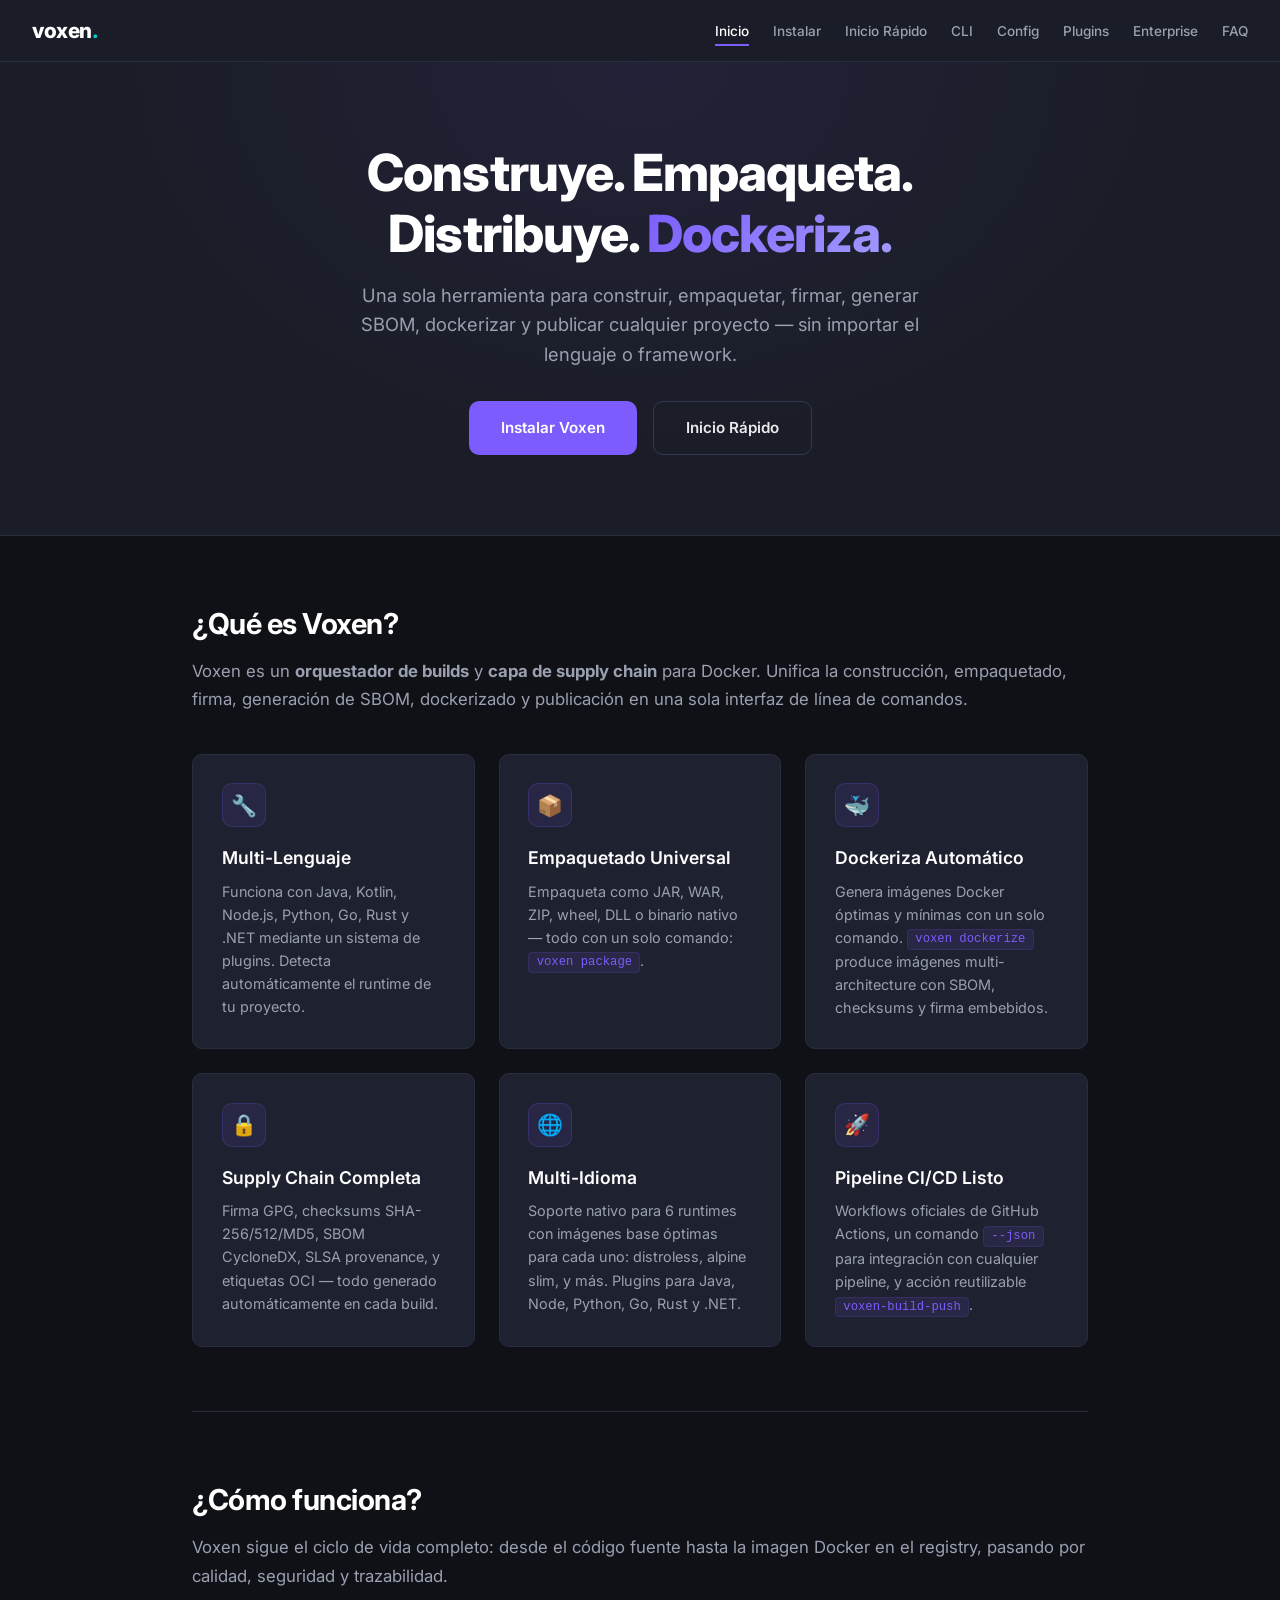
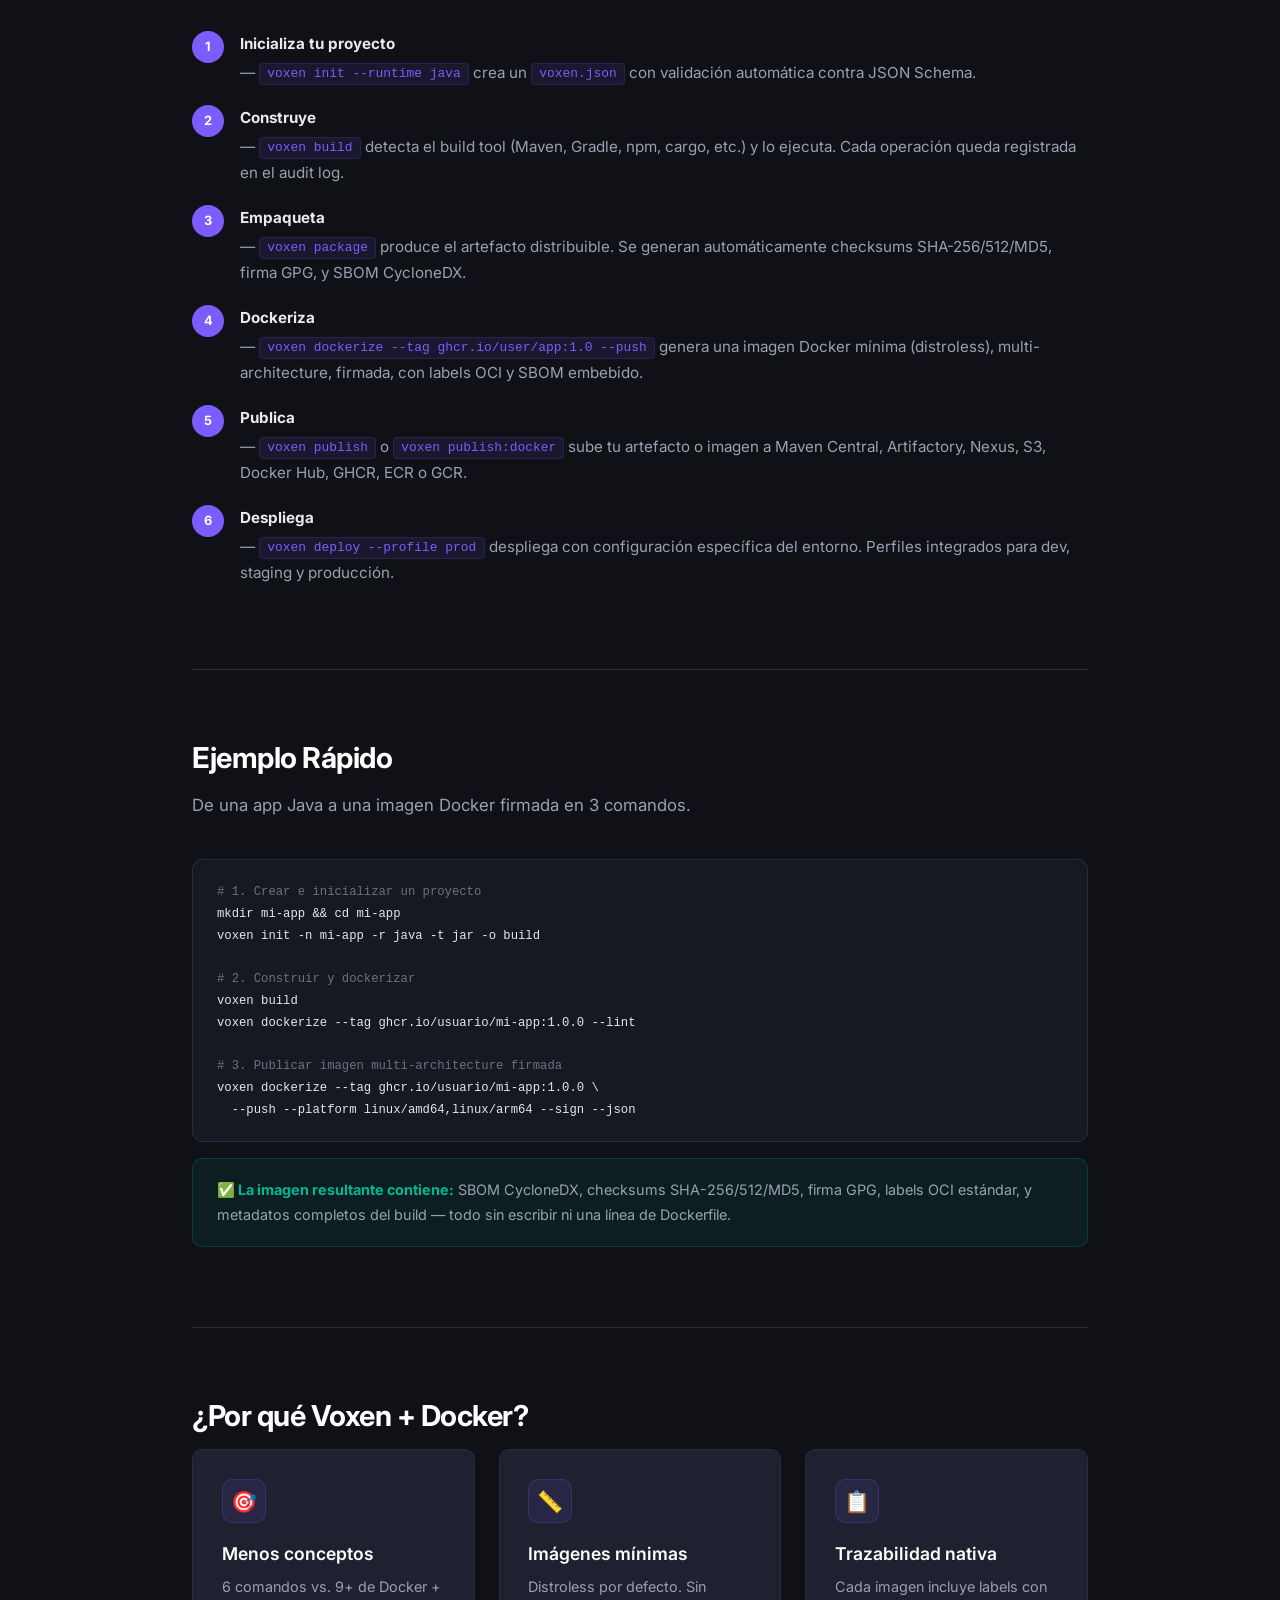
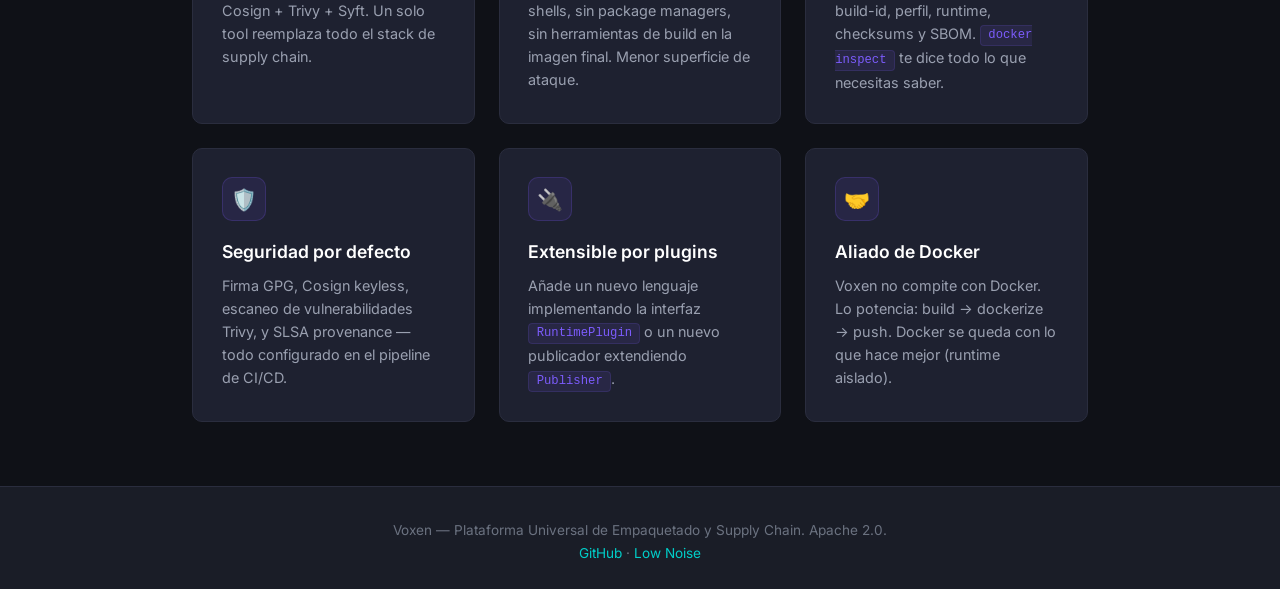
<file: docs/index.html>
<!DOCTYPE html>
<html lang="es">
<head>
<meta charset="UTF-8">
<meta name="viewport" content="width=device-width, initial-scale=1.0">
<title>Voxen — Plataforma Universal de Empaquetado y Supply Chain</title>
<link rel="stylesheet" href="css/style.css">
<link rel="preconnect" href="https://fonts.googleapis.com">
<link href="https://fonts.googleapis.com/css2?family=Inter:wght@400;500;600;700;800&display=swap" rel="stylesheet">
</head>
<body>

<nav>
  <a href="index.html" class="logo">voxen<span>.</span></a>
  <ul class="nav-links">
    <li><a href="index.html" class="active">Inicio</a></li>
    <li><a href="install.html">Instalar</a></li>
    <li><a href="quickstart.html">Inicio Rápido</a></li>
    <li><a href="cli.html">CLI</a></li>
    <li><a href="configuration.html">Config</a></li>
    <li><a href="plugins.html">Plugins</a></li>
    <li><a href="enterprise.html">Enterprise</a></li>
    <li><a href="faq.html">FAQ</a></li>
  </ul>
</nav>

<section class="hero">
  <h1>Construye. Empaqueta.<br>Distribuye. <span class="highlight">Dockeriza.</span></h1>
  <p>Una sola herramienta para construir, empaquetar, firmar, generar SBOM, dockerizar y publicar cualquier proyecto — sin importar el lenguaje o framework.</p>
  <div class="buttons">
    <a href="install.html" class="btn btn-primary">Instalar Voxen</a>
    <a href="quickstart.html" class="btn btn-secondary">Inicio Rápido</a>
  </div>
</section>

<div class="container">

<section>
  <h2 class="section-title">¿Qué es Voxen?</h2>
  <p class="section-subtitle">Voxen es un <strong>orquestador de builds</strong> y <strong>capa de supply chain</strong> para Docker. Unifica la construcción, empaquetado, firma, generación de SBOM, dockerizado y publicación en una sola interfaz de línea de comandos.</p>

  <div class="features">
    <div class="feature-card">
      <div class="icon">🔧</div>
      <h3>Multi-Lenguaje</h3>
      <p>Funciona con Java, Kotlin, Node.js, Python, Go, Rust y .NET mediante un sistema de plugins. Detecta automáticamente el runtime de tu proyecto.</p>
    </div>
    <div class="feature-card">
      <div class="icon">📦</div>
      <h3>Empaquetado Universal</h3>
      <p>Empaqueta como JAR, WAR, ZIP, wheel, DLL o binario nativo — todo con un solo comando: <code>voxen package</code>.</p>
    </div>
    <div class="feature-card">
      <div class="icon">🐳</div>
      <h3>Dockeriza Automático</h3>
      <p>Genera imágenes Docker óptimas y mínimas con un solo comando. <code>voxen dockerize</code> produce imágenes multi-architecture con SBOM, checksums y firma embebidos.</p>
    </div>
    <div class="feature-card">
      <div class="icon">🔒</div>
      <h3>Supply Chain Completa</h3>
      <p>Firma GPG, checksums SHA-256/512/MD5, SBOM CycloneDX, SLSA provenance, y etiquetas OCI — todo generado automáticamente en cada build.</p>
    </div>
    <div class="feature-card">
      <div class="icon">🌐</div>
      <h3>Multi-Idioma</h3>
      <p>Soporte nativo para 6 runtimes con imágenes base óptimas para cada uno: distroless, alpine slim, y más. Plugins para Java, Node, Python, Go, Rust y .NET.</p>
    </div>
    <div class="feature-card">
      <div class="icon">🚀</div>
      <h3>Pipeline CI/CD Listo</h3>
      <p>Workflows oficiales de GitHub Actions, un comando <code>--json</code> para integración con cualquier pipeline, y acción reutilizable <code>voxen-build-push</code>.</p>
    </div>
  </div>
</section>

<section>
  <h2 class="section-title">¿Cómo funciona?</h2>
  <p class="section-subtitle">Voxen sigue el ciclo de vida completo: desde el código fuente hasta la imagen Docker en el registry, pasando por calidad, seguridad y trazabilidad.</p>

  <ol class="steps">
    <li><strong>Inicializa tu proyecto</strong> — <code>voxen init --runtime java</code> crea un <code>voxen.json</code> con validación automática contra JSON Schema.</li>
    <li><strong>Construye</strong> — <code>voxen build</code> detecta el build tool (Maven, Gradle, npm, cargo, etc.) y lo ejecuta. Cada operación queda registrada en el audit log.</li>
    <li><strong>Empaqueta</strong> — <code>voxen package</code> produce el artefacto distribuible. Se generan automáticamente checksums SHA-256/512/MD5, firma GPG, y SBOM CycloneDX.</li>
    <li><strong>Dockeriza</strong> — <code>voxen dockerize --tag ghcr.io/user/app:1.0 --push</code> genera una imagen Docker mínima (distroless), multi-architecture, firmada, con labels OCI y SBOM embebido.</li>
    <li><strong>Publica</strong> — <code>voxen publish</code> o <code>voxen publish:docker</code> sube tu artefacto o imagen a Maven Central, Artifactory, Nexus, S3, Docker Hub, GHCR, ECR o GCR.</li>
    <li><strong>Despliega</strong> — <code>voxen deploy --profile prod</code> despliega con configuración específica del entorno. Perfiles integrados para dev, staging y producción.</li>
  </ol>
</section>

<section>
  <h2 class="section-title">Ejemplo Rápido</h2>
  <p class="section-subtitle">De una app Java a una imagen Docker firmada en 3 comandos.</p>

  <pre><code><span style="color: #6b7280;"># 1. Crear e inicializar un proyecto</span>
mkdir mi-app && cd mi-app
voxen init -n mi-app -r java -t jar -o build

<span style="color: #6b7280;"># 2. Construir y dockerizar</span>
voxen build
voxen dockerize --tag ghcr.io/usuario/mi-app:1.0.0 --lint

<span style="color: #6b7280;"># 3. Publicar imagen multi-architecture firmada</span>
voxen dockerize --tag ghcr.io/usuario/mi-app:1.0.0 \
  --push --platform linux/amd64,linux/arm64 --sign --json</code></pre>

  <div class="callout callout-success">
    <strong>✅ La imagen resultante contiene:</strong> SBOM CycloneDX, checksums SHA-256/512/MD5, firma GPG, labels OCI estándar, y metadatos completos del build — todo sin escribir ni una línea de Dockerfile.
  </div>
</section>

<section>
  <h2 class="section-title">¿Por qué Voxen + Docker?</h2>

  <div class="features">
    <div class="feature-card">
      <div class="icon">🎯</div>
      <h3>Menos conceptos</h3>
      <p>6 comandos vs. 9+ de Docker + Cosign + Trivy + Syft. Un solo tool reemplaza todo el stack de supply chain.</p>
    </div>
    <div class="feature-card">
      <div class="icon">📏</div>
      <h3>Imágenes mínimas</h3>
      <p>Distroless por defecto. Sin shells, sin package managers, sin herramientas de build en la imagen final. Menor superficie de ataque.</p>
    </div>
    <div class="feature-card">
      <div class="icon">📋</div>
      <h3>Trazabilidad nativa</h3>
      <p>Cada imagen incluye labels con build-id, perfil, runtime, checksums y SBOM. <code>docker inspect</code> te dice todo lo que necesitas saber.</p>
    </div>
    <div class="feature-card">
      <div class="icon">🛡️</div>
      <h3>Seguridad por defecto</h3>
      <p>Firma GPG, Cosign keyless, escaneo de vulnerabilidades Trivy, y SLSA provenance — todo configurado en el pipeline de CI/CD.</p>
    </div>
    <div class="feature-card">
      <div class="icon">🔌</div>
      <h3>Extensible por plugins</h3>
      <p>Añade un nuevo lenguaje implementando la interfaz <code>RuntimePlugin</code> o un nuevo publicador extendiendo <code>Publisher</code>.</p>
    </div>
    <div class="feature-card">
      <div class="icon">🤝</div>
      <h3>Aliado de Docker</h3>
      <p>Voxen no compite con Docker. Lo potencia: build → dockerize → push. Docker se queda con lo que hace mejor (runtime aislado).</p>
    </div>
  </div>
</section>

</div>

<footer>
  <p>Voxen — Plataforma Universal de Empaquetado y Supply Chain. Apache 2.0.</p>
  <p><a href="https://github.com/Low-Noise-Organization/Voxen">GitHub</a> &middot; <a href="https://low-noise-organization.github.io/lownoise.dev/">Low Noise</a></p>
</footer>

</body>
</html>
</file>
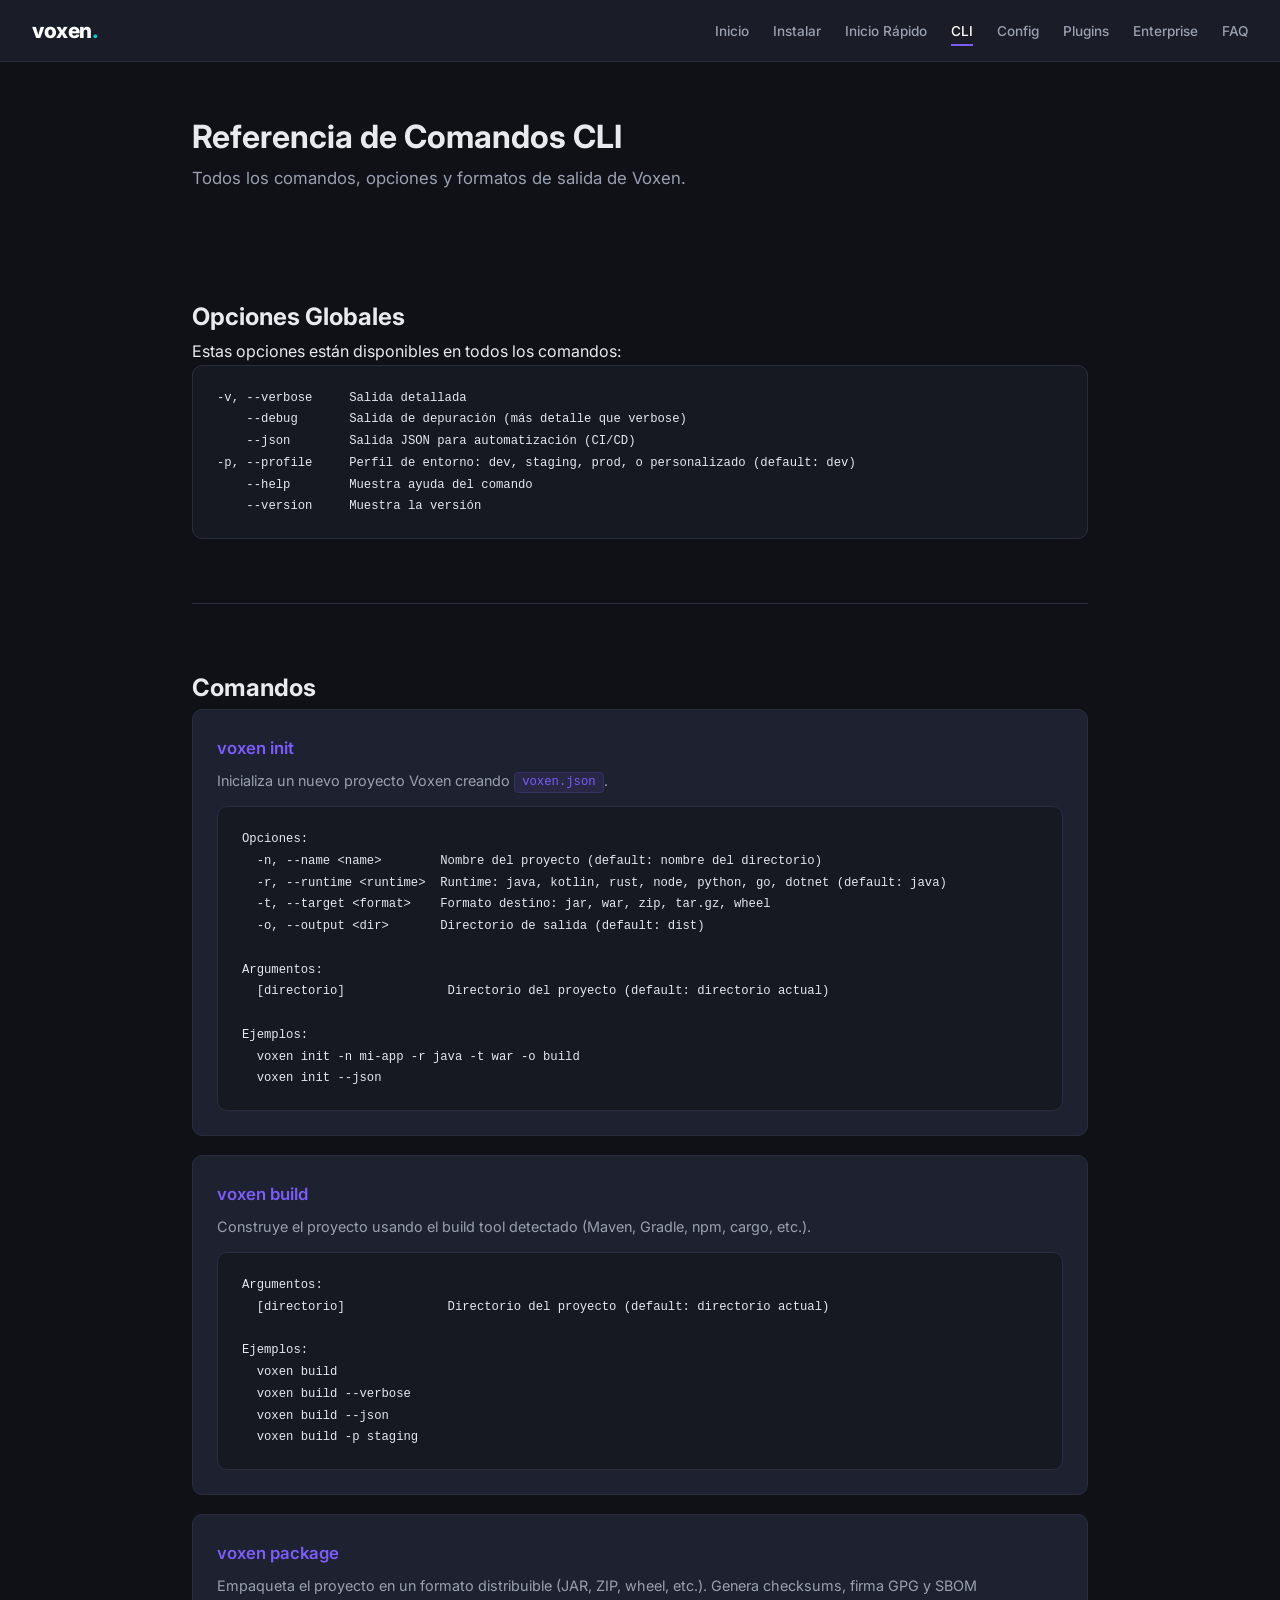
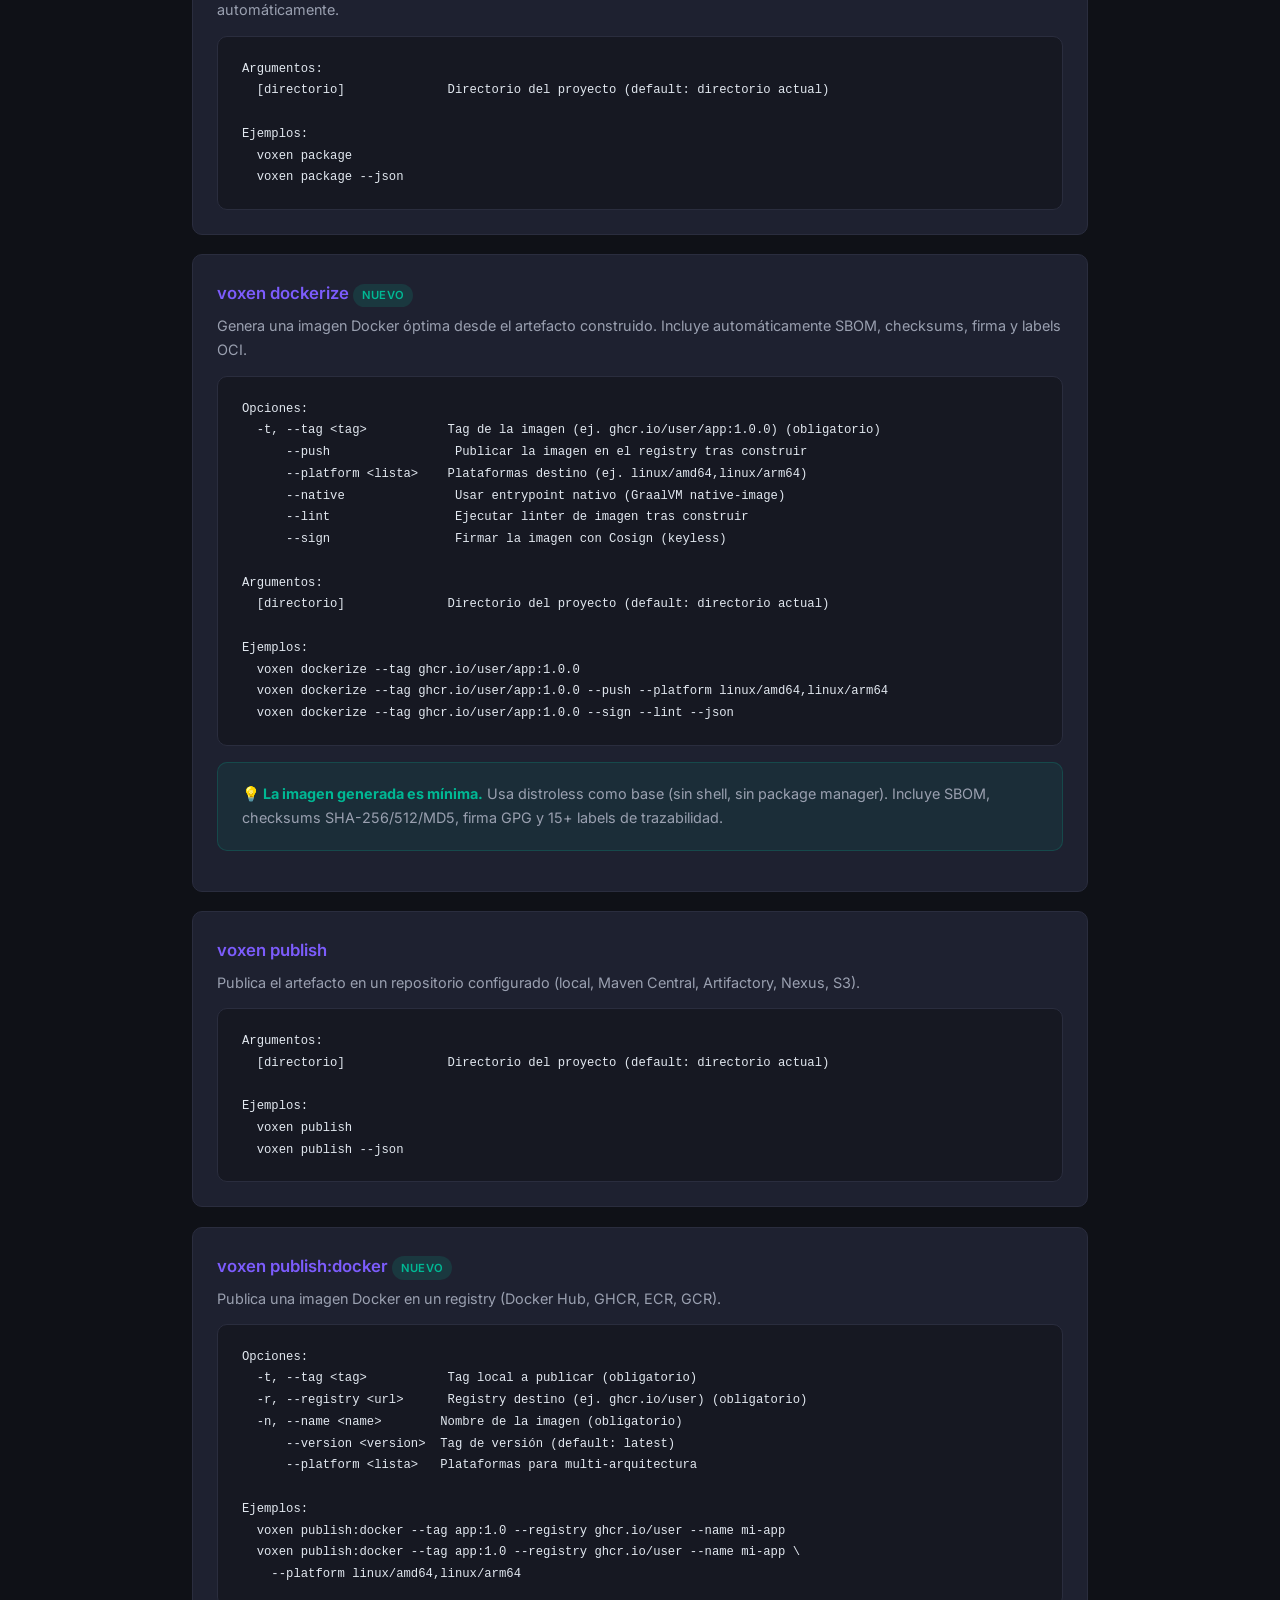
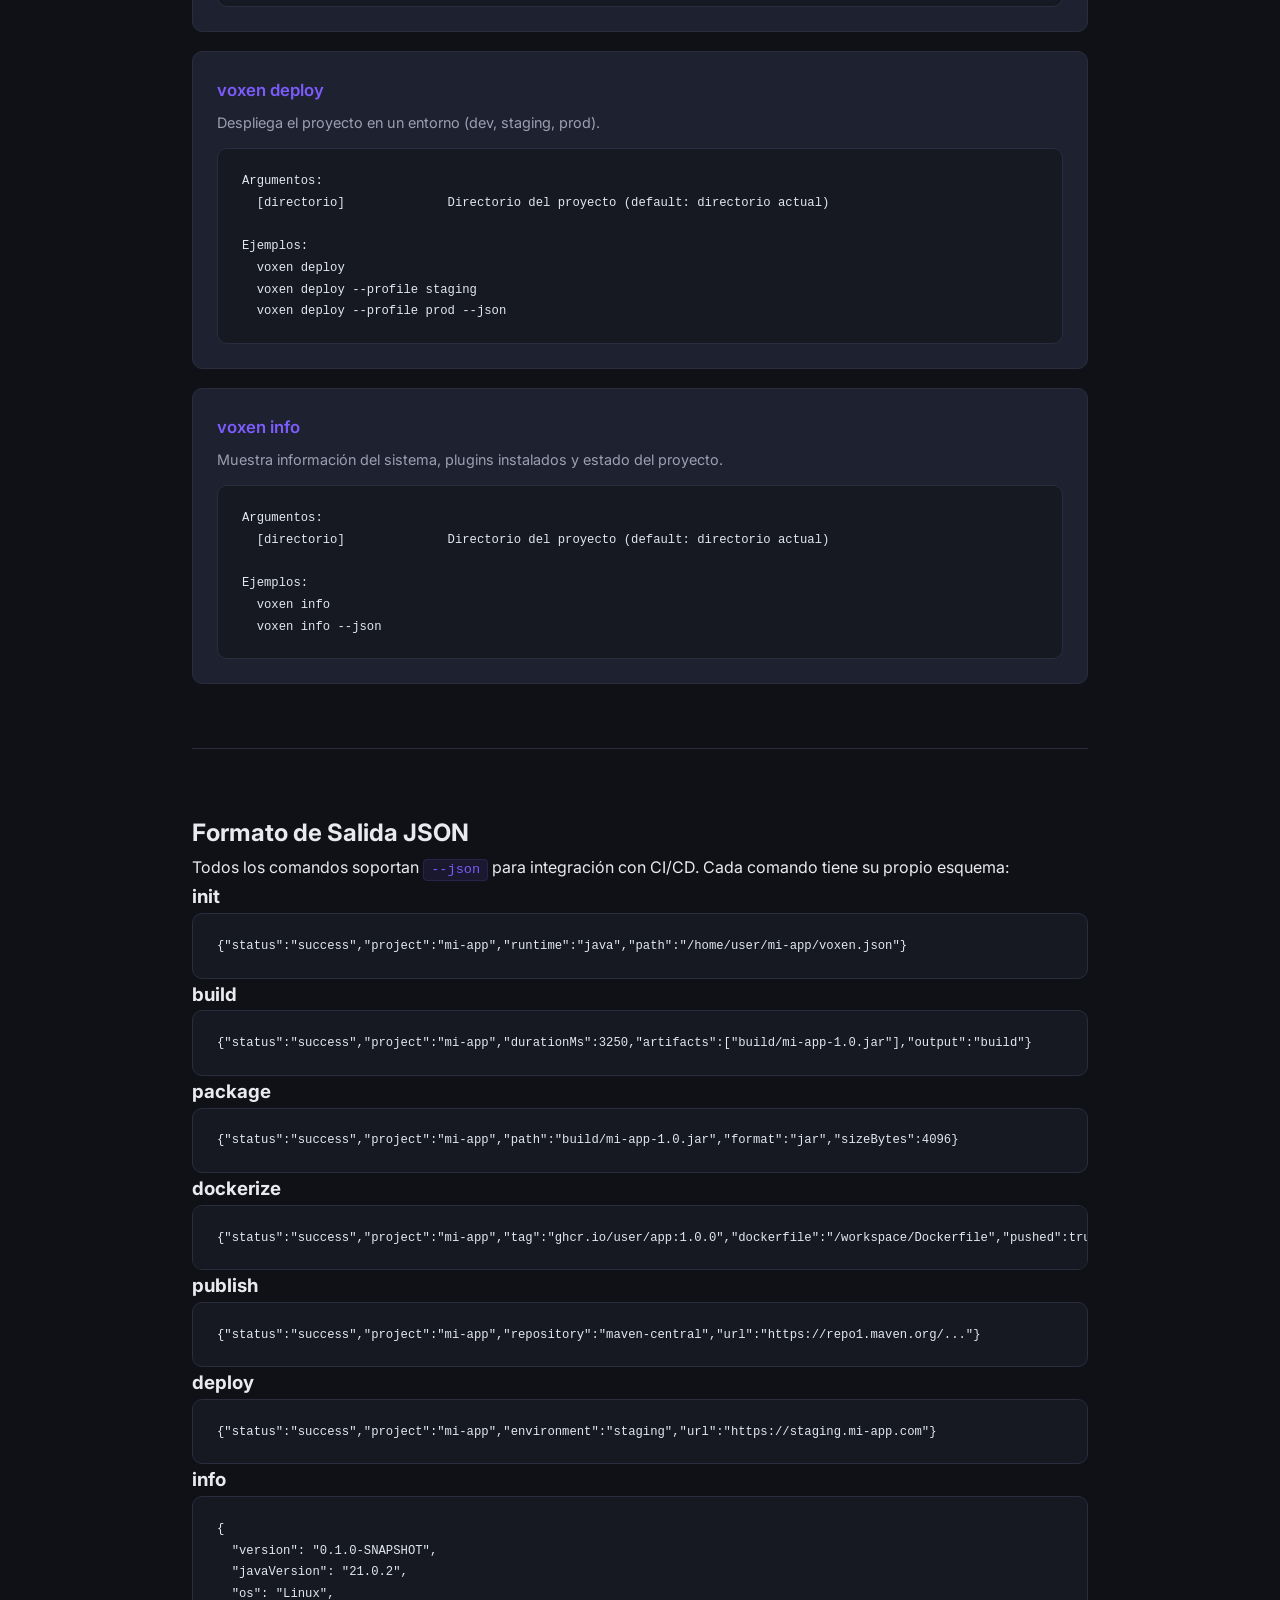
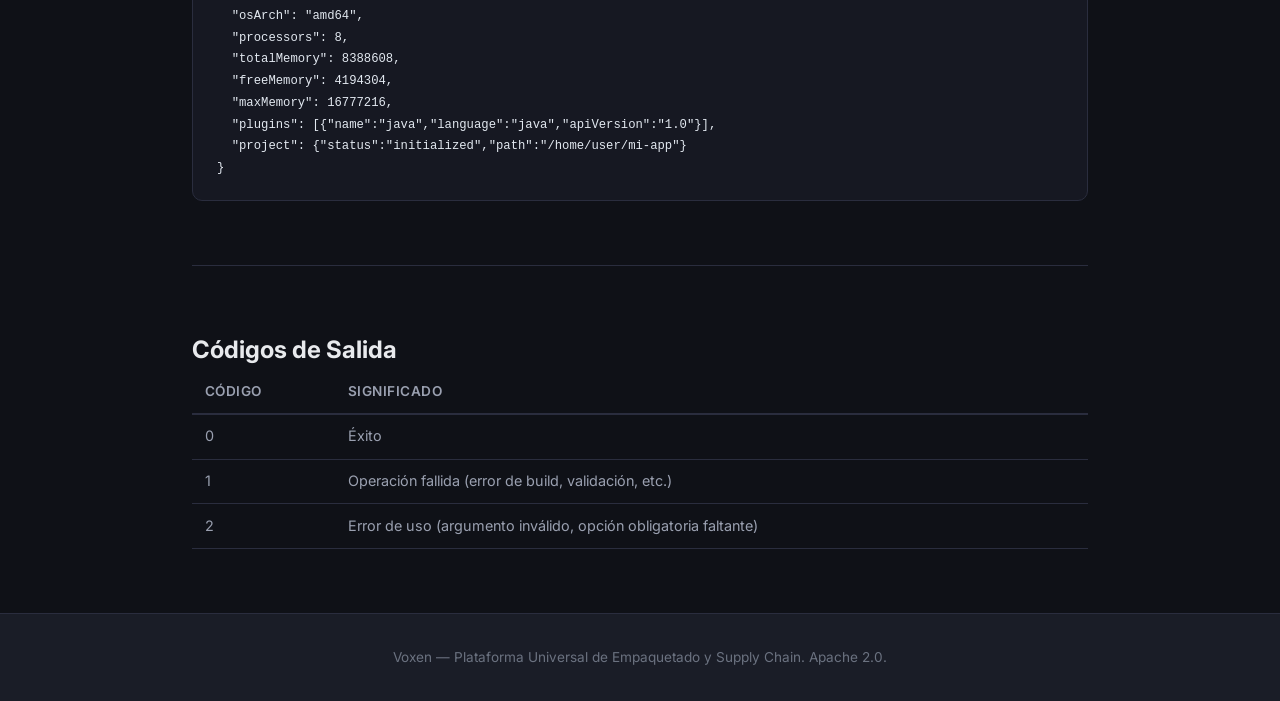
<file: docs/cli.html>
<!DOCTYPE html>
<html lang="es">
<head>
<meta charset="UTF-8">
<meta name="viewport" content="width=device-width, initial-scale=1.0">
<title>Referencia CLI — Voxen</title>
<link rel="stylesheet" href="css/style.css">
<link href="https://fonts.googleapis.com/css2?family=Inter:wght@400;500;600;700;800&display=swap" rel="stylesheet">
</head>
<body>

<nav>
  <a href="index.html" class="logo">voxen<span>.</span></a>
  <ul class="nav-links">
    <li><a href="index.html">Inicio</a></li>
    <li><a href="install.html">Instalar</a></li>
    <li><a href="quickstart.html">Inicio Rápido</a></li>
    <li><a href="cli.html" class="active">CLI</a></li>
    <li><a href="configuration.html">Config</a></li>
    <li><a href="plugins.html">Plugins</a></li>
    <li><a href="enterprise.html">Enterprise</a></li>
    <li><a href="faq.html">FAQ</a></li>
  </ul>
</nav>

<div class="container" style="padding-top: 3rem;">

<h1>Referencia de Comandos CLI</h1>
<p class="section-subtitle">Todos los comandos, opciones y formatos de salida de Voxen.</p>

<section>
  <h2>Opciones Globales</h2>
  <p>Estas opciones están disponibles en todos los comandos:</p>
  <pre><code>-v, --verbose     Salida detallada
    --debug       Salida de depuración (más detalle que verbose)
    --json        Salida JSON para automatización (CI/CD)
-p, --profile     Perfil de entorno: dev, staging, prod, o personalizado (default: dev)
    --help        Muestra ayuda del comando
    --version     Muestra la versión</code></pre>
</section>

<section>
  <h2>Comandos</h2>

  <div class="cli-grid">

    <div class="cli-item">
      <h3><span class="cmd">voxen init</span></h3>
      <p class="desc">Inicializa un nuevo proyecto Voxen creando <code>voxen.json</code>.</p>
      <pre><code>Opciones:
  -n, --name &lt;name&gt;        Nombre del proyecto (default: nombre del directorio)
  -r, --runtime &lt;runtime&gt;  Runtime: java, kotlin, rust, node, python, go, dotnet (default: java)
  -t, --target &lt;format&gt;    Formato destino: jar, war, zip, tar.gz, wheel
  -o, --output &lt;dir&gt;       Directorio de salida (default: dist)

Argumentos:
  [directorio]              Directorio del proyecto (default: directorio actual)

Ejemplos:
  voxen init -n mi-app -r java -t war -o build
  voxen init --json</code></pre>
    </div>

    <div class="cli-item">
      <h3><span class="cmd">voxen build</span></h3>
      <p class="desc">Construye el proyecto usando el build tool detectado (Maven, Gradle, npm, cargo, etc.).</p>
      <pre><code>Argumentos:
  [directorio]              Directorio del proyecto (default: directorio actual)

Ejemplos:
  voxen build
  voxen build --verbose
  voxen build --json
  voxen build -p staging</code></pre>
    </div>

    <div class="cli-item">
      <h3><span class="cmd">voxen package</span></h3>
      <p class="desc">Empaqueta el proyecto en un formato distribuible (JAR, ZIP, wheel, etc.). Genera checksums, firma GPG y SBOM automáticamente.</p>
      <pre><code>Argumentos:
  [directorio]              Directorio del proyecto (default: directorio actual)

Ejemplos:
  voxen package
  voxen package --json</code></pre>
    </div>

    <div class="cli-item">
      <h3><span class="cmd">voxen dockerize</span> <span class="tag tag-new">NUEVO</span></h3>
      <p class="desc">Genera una imagen Docker óptima desde el artefacto construido. Incluye automáticamente SBOM, checksums, firma y labels OCI.</p>
      <pre><code>Opciones:
  -t, --tag &lt;tag&gt;           Tag de la imagen (ej. ghcr.io/user/app:1.0.0) (obligatorio)
      --push                 Publicar la imagen en el registry tras construir
      --platform &lt;lista&gt;    Plataformas destino (ej. linux/amd64,linux/arm64)
      --native               Usar entrypoint nativo (GraalVM native-image)
      --lint                 Ejecutar linter de imagen tras construir
      --sign                 Firmar la imagen con Cosign (keyless)

Argumentos:
  [directorio]              Directorio del proyecto (default: directorio actual)

Ejemplos:
  voxen dockerize --tag ghcr.io/user/app:1.0.0
  voxen dockerize --tag ghcr.io/user/app:1.0.0 --push --platform linux/amd64,linux/arm64
  voxen dockerize --tag ghcr.io/user/app:1.0.0 --sign --lint --json</code></pre>
      <div class="callout callout-success">
        <strong>💡 La imagen generada es mínima.</strong> Usa distroless como base (sin shell, sin package manager). Incluye SBOM, checksums SHA-256/512/MD5, firma GPG y 15+ labels de trazabilidad.
      </div>
    </div>

    <div class="cli-item">
      <h3><span class="cmd">voxen publish</span></h3>
      <p class="desc">Publica el artefacto en un repositorio configurado (local, Maven Central, Artifactory, Nexus, S3).</p>
      <pre><code>Argumentos:
  [directorio]              Directorio del proyecto (default: directorio actual)

Ejemplos:
  voxen publish
  voxen publish --json</code></pre>
    </div>

    <div class="cli-item">
      <h3><span class="cmd">voxen publish:docker</span> <span class="tag tag-new">NUEVO</span></h3>
      <p class="desc">Publica una imagen Docker en un registry (Docker Hub, GHCR, ECR, GCR).</p>
      <pre><code>Opciones:
  -t, --tag &lt;tag&gt;           Tag local a publicar (obligatorio)
  -r, --registry &lt;url&gt;      Registry destino (ej. ghcr.io/user) (obligatorio)
  -n, --name &lt;name&gt;        Nombre de la imagen (obligatorio)
      --version &lt;version&gt;  Tag de versión (default: latest)
      --platform &lt;lista&gt;   Plataformas para multi-arquitectura

Ejemplos:
  voxen publish:docker --tag app:1.0 --registry ghcr.io/user --name mi-app
  voxen publish:docker --tag app:1.0 --registry ghcr.io/user --name mi-app \
    --platform linux/amd64,linux/arm64</code></pre>
    </div>

    <div class="cli-item">
      <h3><span class="cmd">voxen deploy</span></h3>
      <p class="desc">Despliega el proyecto en un entorno (dev, staging, prod).</p>
      <pre><code>Argumentos:
  [directorio]              Directorio del proyecto (default: directorio actual)

Ejemplos:
  voxen deploy
  voxen deploy --profile staging
  voxen deploy --profile prod --json</code></pre>
    </div>

    <div class="cli-item">
      <h3><span class="cmd">voxen info</span></h3>
      <p class="desc">Muestra información del sistema, plugins instalados y estado del proyecto.</p>
      <pre><code>Argumentos:
  [directorio]              Directorio del proyecto (default: directorio actual)

Ejemplos:
  voxen info
  voxen info --json</code></pre>
    </div>

  </div>
</section>

<section>
  <h2>Formato de Salida JSON</h2>
  <p>Todos los comandos soportan <code>--json</code> para integración con CI/CD. Cada comando tiene su propio esquema:</p>

  <h3>init</h3>
  <pre><code>{"status":"success","project":"mi-app","runtime":"java","path":"/home/user/mi-app/voxen.json"}</code></pre>

  <h3>build</h3>
  <pre><code>{"status":"success","project":"mi-app","durationMs":3250,"artifacts":["build/mi-app-1.0.jar"],"output":"build"}</code></pre>

  <h3>package</h3>
  <pre><code>{"status":"success","project":"mi-app","path":"build/mi-app-1.0.jar","format":"jar","sizeBytes":4096}</code></pre>

  <h3>dockerize</h3>
  <pre><code>{"status":"success","project":"mi-app","tag":"ghcr.io/user/app:1.0.0","dockerfile":"/workspace/Dockerfile","pushed":true}</code></pre>

  <h3>publish</h3>
  <pre><code>{"status":"success","project":"mi-app","repository":"maven-central","url":"https://repo1.maven.org/..."}</code></pre>

  <h3>deploy</h3>
  <pre><code>{"status":"success","project":"mi-app","environment":"staging","url":"https://staging.mi-app.com"}</code></pre>

  <h3>info</h3>
  <pre><code>{
  "version": "0.1.0-SNAPSHOT",
  "javaVersion": "21.0.2",
  "os": "Linux",
  "osArch": "amd64",
  "processors": 8,
  "totalMemory": 8388608,
  "freeMemory": 4194304,
  "maxMemory": 16777216,
  "plugins": [{"name":"java","language":"java","apiVersion":"1.0"}],
  "project": {"status":"initialized","path":"/home/user/mi-app"}
}</code></pre>
</section>

<section>
  <h2>Códigos de Salida</h2>
  <table>
    <tr><th>Código</th><th>Significado</th></tr>
    <tr><td>0</td><td>Éxito</td></tr>
    <tr><td>1</td><td>Operación fallida (error de build, validación, etc.)</td></tr>
    <tr><td>2</td><td>Error de uso (argumento inválido, opción obligatoria faltante)</td></tr>
  </table>
</section>

</div>

<footer>
  <p>Voxen — Plataforma Universal de Empaquetado y Supply Chain. Apache 2.0.</p>
</footer>

</body>
</html>
</file>
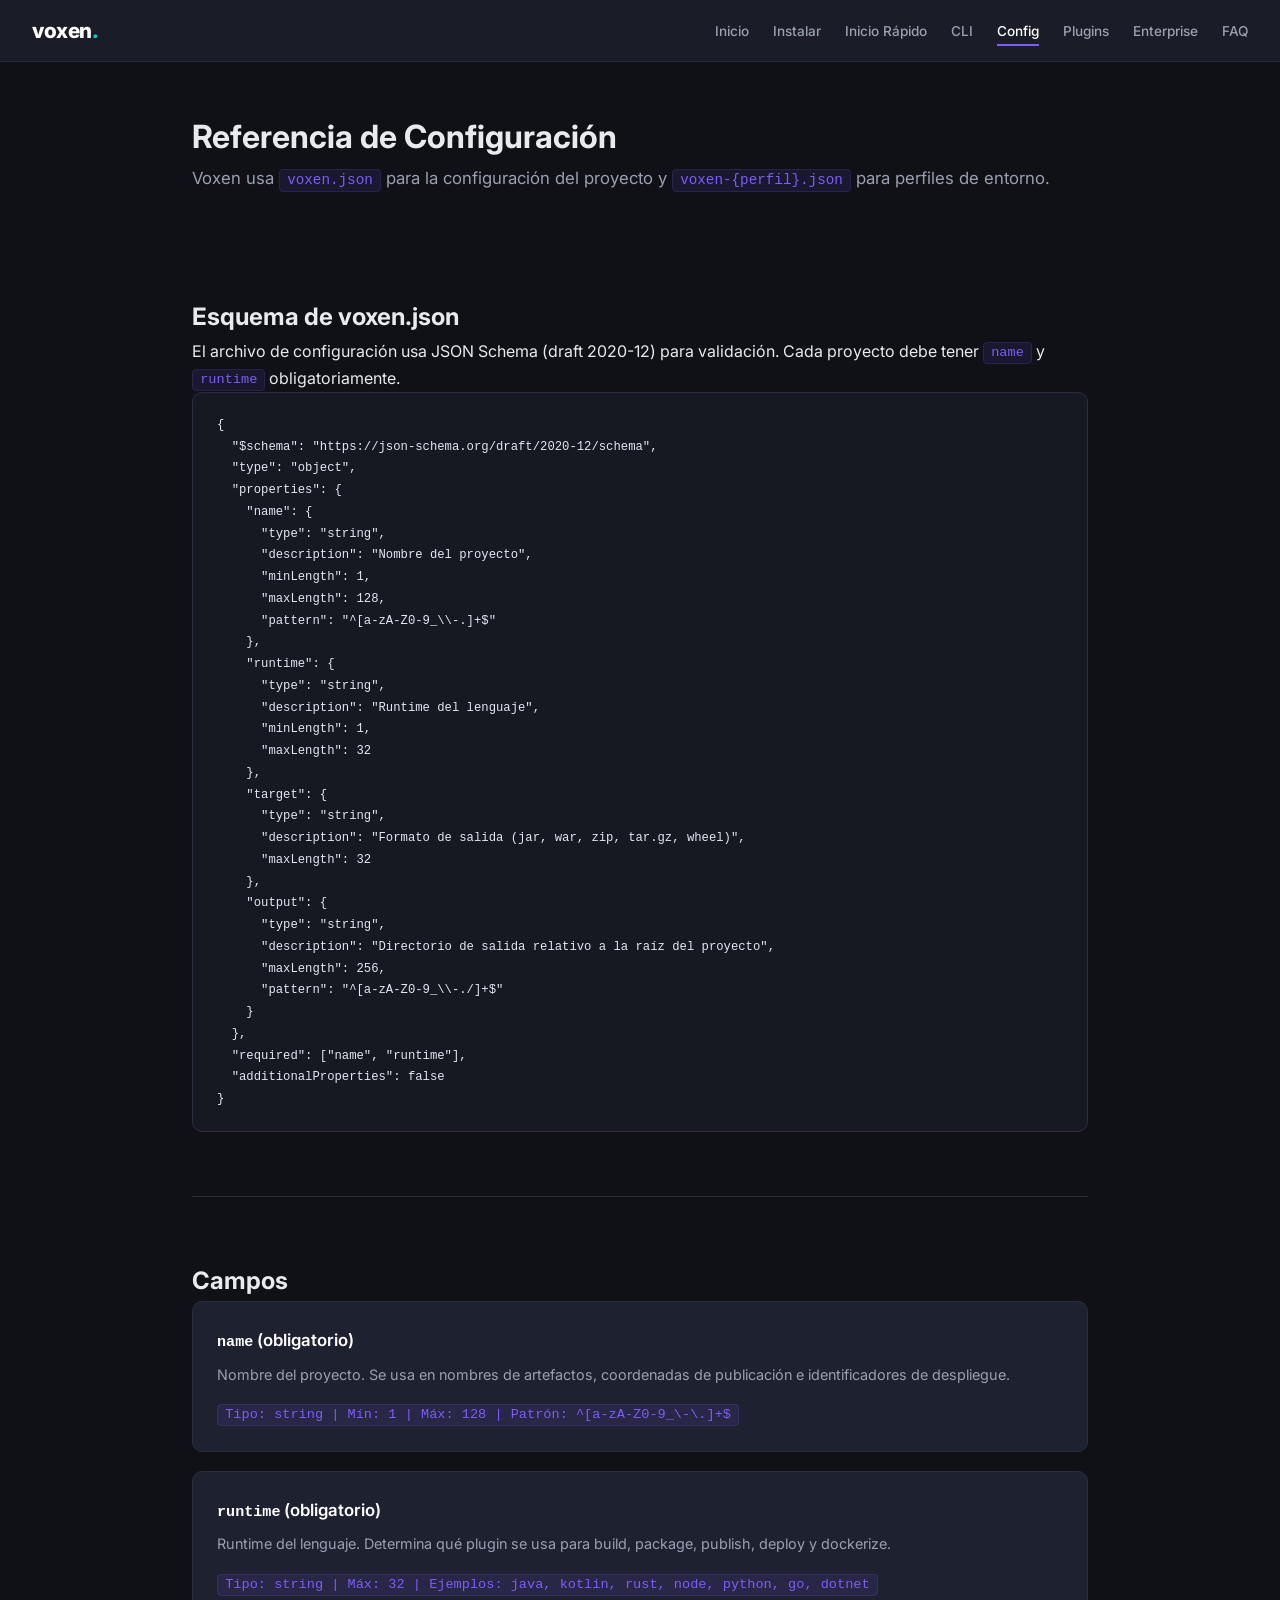
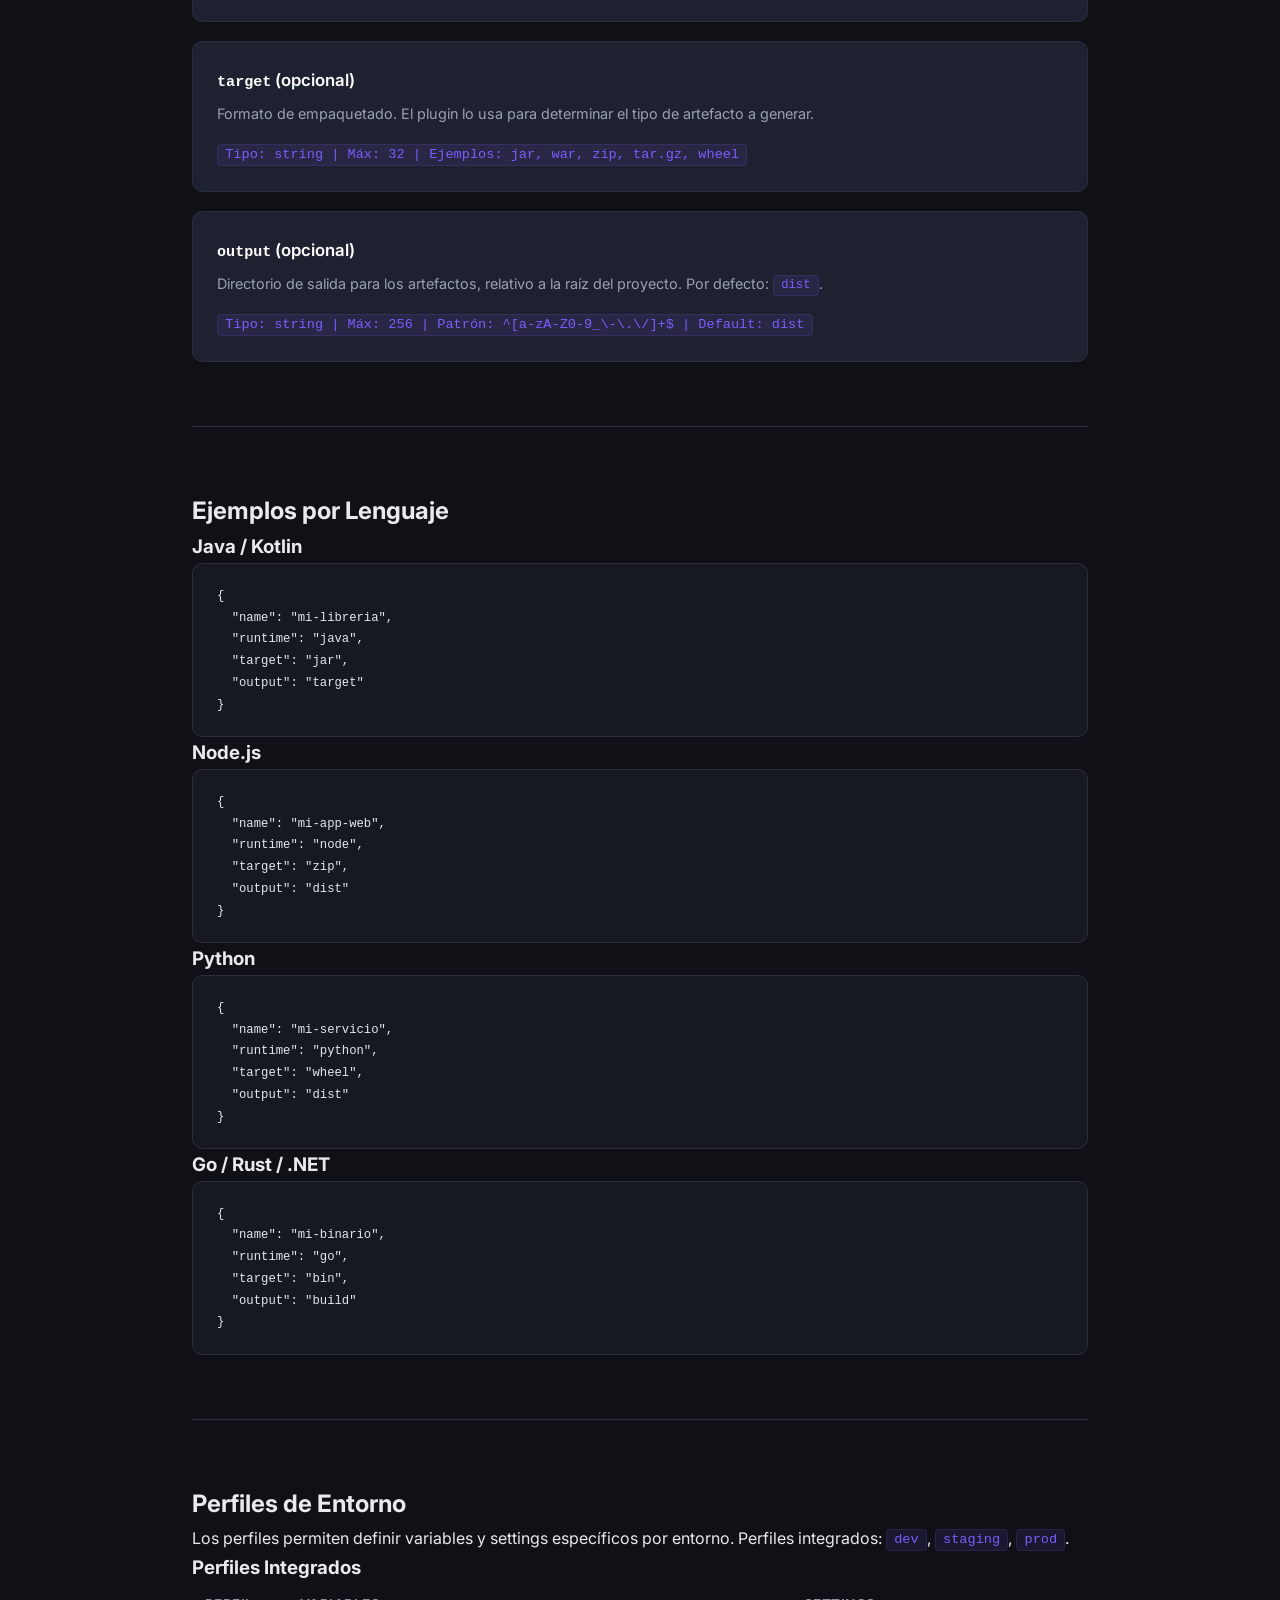
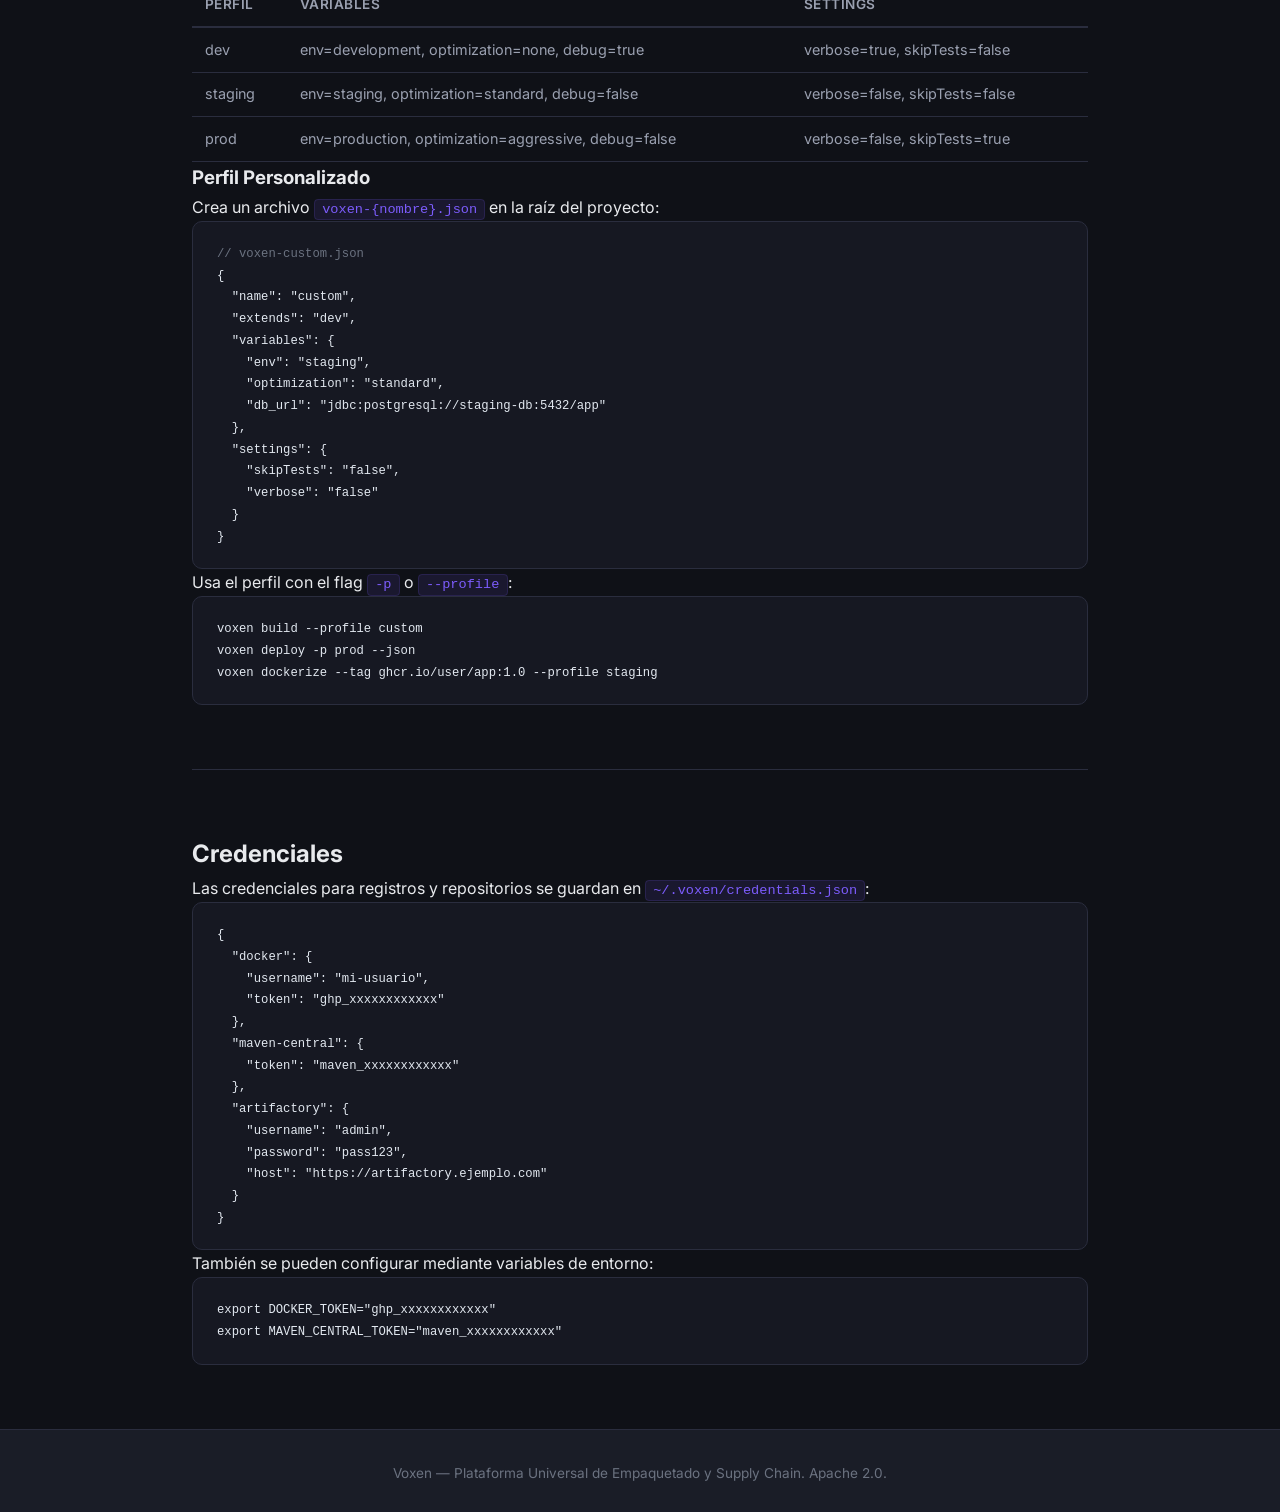
<file: docs/configuration.html>
<!DOCTYPE html>
<html lang="es">
<head>
<meta charset="UTF-8">
<meta name="viewport" content="width=device-width, initial-scale=1.0">
<title>Configuración — Voxen</title>
<link rel="stylesheet" href="css/style.css">
<link href="https://fonts.googleapis.com/css2?family=Inter:wght@400;500;600;700;800&display=swap" rel="stylesheet">
</head>
<body>

<nav>
  <a href="index.html" class="logo">voxen<span>.</span></a>
  <ul class="nav-links">
    <li><a href="index.html">Inicio</a></li>
    <li><a href="install.html">Instalar</a></li>
    <li><a href="quickstart.html">Inicio Rápido</a></li>
    <li><a href="cli.html">CLI</a></li>
    <li><a href="configuration.html" class="active">Config</a></li>
    <li><a href="plugins.html">Plugins</a></li>
    <li><a href="enterprise.html">Enterprise</a></li>
    <li><a href="faq.html">FAQ</a></li>
  </ul>
</nav>

<div class="container" style="padding-top: 3rem;">

<h1>Referencia de Configuración</h1>
<p class="section-subtitle">Voxen usa <code>voxen.json</code> para la configuración del proyecto y <code>voxen-{perfil}.json</code> para perfiles de entorno.</p>

<section>
  <h2>Esquema de voxen.json</h2>
  <p>El archivo de configuración usa JSON Schema (draft 2020-12) para validación. Cada proyecto debe tener <code>name</code> y <code>runtime</code> obligatoriamente.</p>

  <pre><code>{
  "$schema": "https://json-schema.org/draft/2020-12/schema",
  "type": "object",
  "properties": {
    "name": {
      "type": "string",
      "description": "Nombre del proyecto",
      "minLength": 1,
      "maxLength": 128,
      "pattern": "^[a-zA-Z0-9_\\-.]+$"
    },
    "runtime": {
      "type": "string",
      "description": "Runtime del lenguaje",
      "minLength": 1,
      "maxLength": 32
    },
    "target": {
      "type": "string",
      "description": "Formato de salida (jar, war, zip, tar.gz, wheel)",
      "maxLength": 32
    },
    "output": {
      "type": "string",
      "description": "Directorio de salida relativo a la raíz del proyecto",
      "maxLength": 256,
      "pattern": "^[a-zA-Z0-9_\\-./]+$"
    }
  },
  "required": ["name", "runtime"],
  "additionalProperties": false
}</code></pre>
</section>

<section>
  <h2>Campos</h2>

  <div class="cli-grid">
    <div class="cli-item">
      <h3><code>name</code> (obligatorio)</h3>
      <p class="desc">Nombre del proyecto. Se usa en nombres de artefactos, coordenadas de publicación e identificadores de despliegue.</p>
      <p><code>Tipo: string | Mín: 1 | Máx: 128 | Patrón: ^[a-zA-Z0-9_\-\.]+$</code></p>
    </div>

    <div class="cli-item">
      <h3><code>runtime</code> (obligatorio)</h3>
      <p class="desc">Runtime del lenguaje. Determina qué plugin se usa para build, package, publish, deploy y dockerize.</p>
      <p><code>Tipo: string | Máx: 32 | Ejemplos: java, kotlin, rust, node, python, go, dotnet</code></p>
    </div>

    <div class="cli-item">
      <h3><code>target</code> (opcional)</h3>
      <p class="desc">Formato de empaquetado. El plugin lo usa para determinar el tipo de artefacto a generar.</p>
      <p><code>Tipo: string | Máx: 32 | Ejemplos: jar, war, zip, tar.gz, wheel</code></p>
    </div>

    <div class="cli-item">
      <h3><code>output</code> (opcional)</h3>
      <p class="desc">Directorio de salida para los artefactos, relativo a la raíz del proyecto. Por defecto: <code>dist</code>.</p>
      <p><code>Tipo: string | Máx: 256 | Patrón: ^[a-zA-Z0-9_\-\.\/]+$ | Default: dist</code></p>
    </div>
  </div>
</section>

<section>
  <h2>Ejemplos por Lenguaje</h2>

  <h3>Java / Kotlin</h3>
  <pre><code>{
  "name": "mi-libreria",
  "runtime": "java",
  "target": "jar",
  "output": "target"
}</code></pre>

  <h3>Node.js</h3>
  <pre><code>{
  "name": "mi-app-web",
  "runtime": "node",
  "target": "zip",
  "output": "dist"
}</code></pre>

  <h3>Python</h3>
  <pre><code>{
  "name": "mi-servicio",
  "runtime": "python",
  "target": "wheel",
  "output": "dist"
}</code></pre>

  <h3>Go / Rust / .NET</h3>
  <pre><code>{
  "name": "mi-binario",
  "runtime": "go",
  "target": "bin",
  "output": "build"
}</code></pre>
</section>

<section>
  <h2>Perfiles de Entorno</h2>
  <p>Los perfiles permiten definir variables y settings específicos por entorno. Perfiles integrados: <code>dev</code>, <code>staging</code>, <code>prod</code>.</p>

  <h3>Perfiles Integrados</h3>
  <table>
    <tr><th>Perfil</th><th>Variables</th><th>Settings</th></tr>
    <tr><td>dev</td><td>env=development, optimization=none, debug=true</td><td>verbose=true, skipTests=false</td></tr>
    <tr><td>staging</td><td>env=staging, optimization=standard, debug=false</td><td>verbose=false, skipTests=false</td></tr>
    <tr><td>prod</td><td>env=production, optimization=aggressive, debug=false</td><td>verbose=false, skipTests=true</td></tr>
  </table>

  <h3>Perfil Personalizado</h3>
  <p>Crea un archivo <code>voxen-{nombre}.json</code> en la raíz del proyecto:</p>
  <pre><code><span style="color: #6b7280;">// voxen-custom.json</span>
{
  "name": "custom",
  "extends": "dev",
  "variables": {
    "env": "staging",
    "optimization": "standard",
    "db_url": "jdbc:postgresql://staging-db:5432/app"
  },
  "settings": {
    "skipTests": "false",
    "verbose": "false"
  }
}</code></pre>

  <p>Usa el perfil con el flag <code>-p</code> o <code>--profile</code>:</p>
  <pre><code>voxen build --profile custom
voxen deploy -p prod --json
voxen dockerize --tag ghcr.io/user/app:1.0 --profile staging</code></pre>
</section>

<section>
  <h2>Credenciales</h2>
  <p>Las credenciales para registros y repositorios se guardan en <code>~/.voxen/credentials.json</code>:</p>
  <pre><code>{
  "docker": {
    "username": "mi-usuario",
    "token": "ghp_xxxxxxxxxxxx"
  },
  "maven-central": {
    "token": "maven_xxxxxxxxxxxx"
  },
  "artifactory": {
    "username": "admin",
    "password": "pass123",
    "host": "https://artifactory.ejemplo.com"
  }
}</code></pre>
  <p>También se pueden configurar mediante variables de entorno:</p>
  <pre><code>export DOCKER_TOKEN="ghp_xxxxxxxxxxxx"
export MAVEN_CENTRAL_TOKEN="maven_xxxxxxxxxxxx"</code></pre>
</section>

</div>

<footer>
  <p>Voxen — Plataforma Universal de Empaquetado y Supply Chain. Apache 2.0.</p>
</footer>

</body>
</html>
</file>
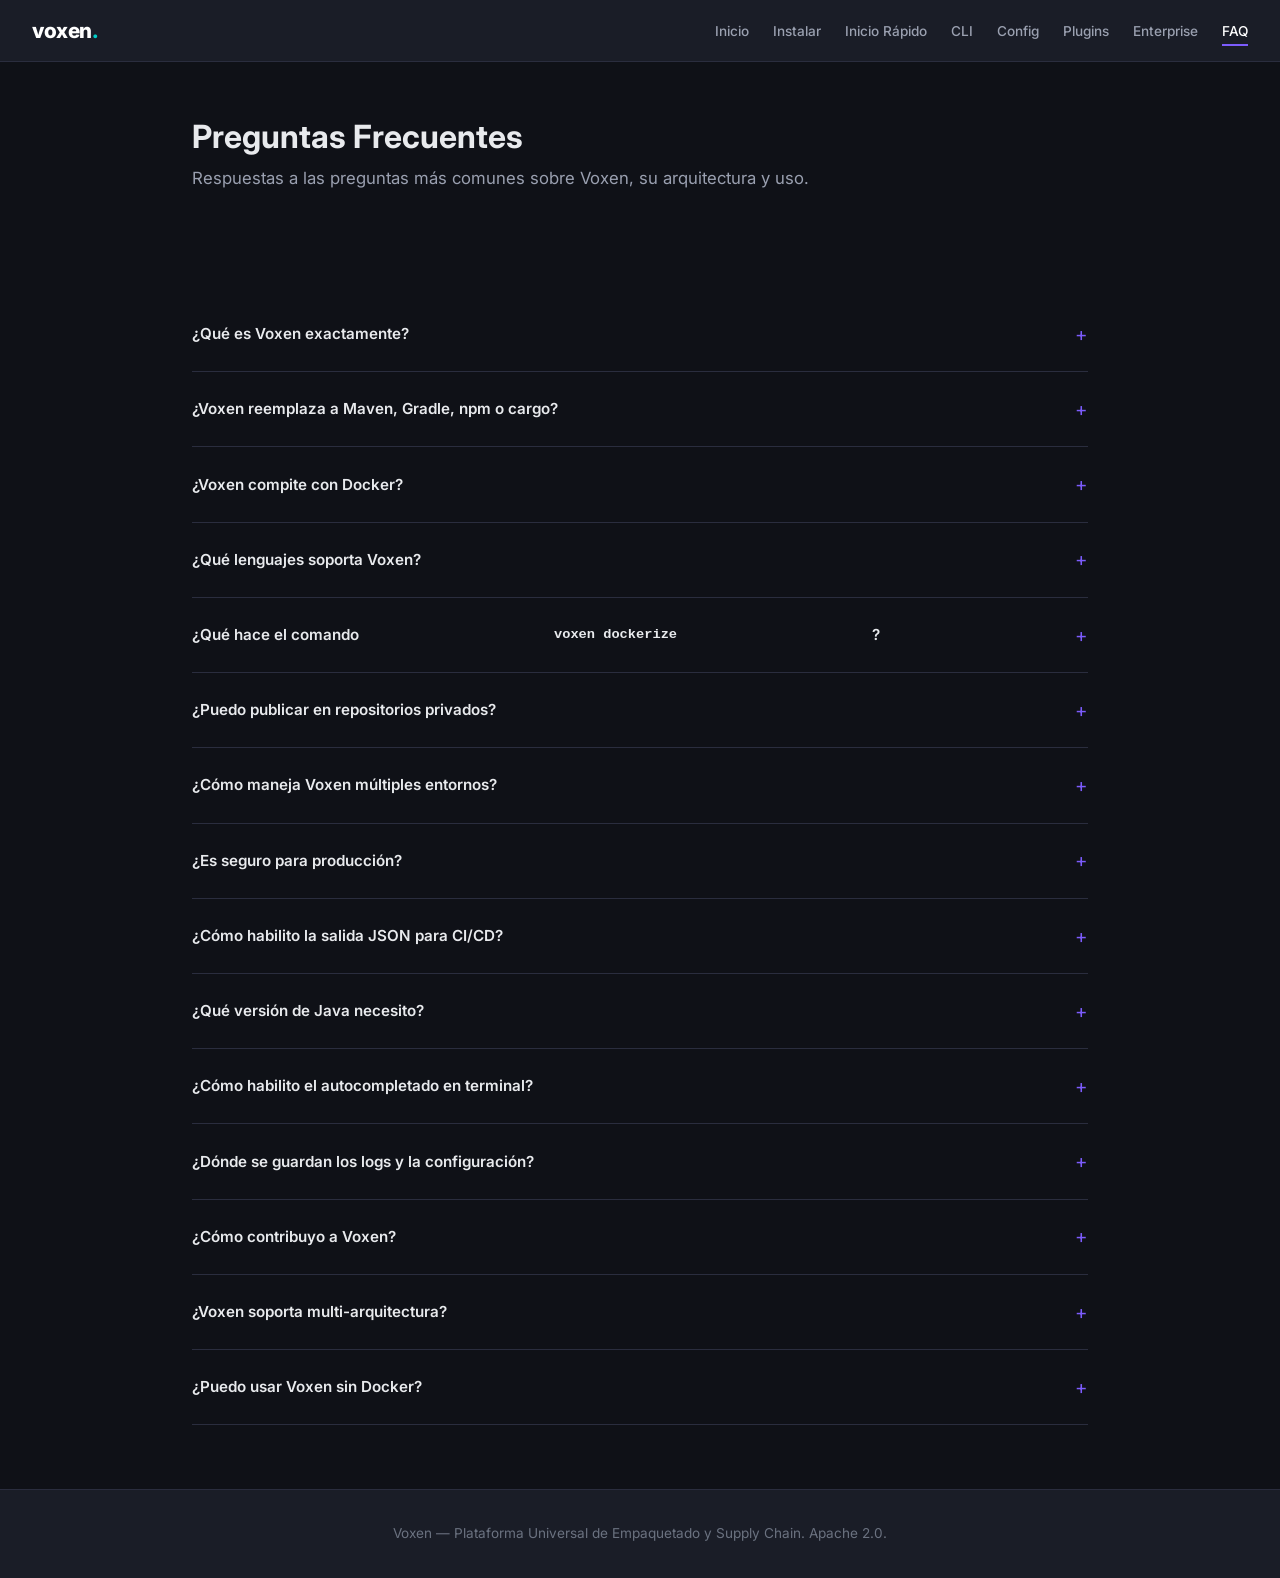
<file: docs/faq.html>
<!DOCTYPE html>
<html lang="es">
<head>
<meta charset="UTF-8">
<meta name="viewport" content="width=device-width, initial-scale=1.0">
<title>FAQ — Voxen</title>
<link rel="stylesheet" href="css/style.css">
<link href="https://fonts.googleapis.com/css2?family=Inter:wght@400;500;600;700;800&display=swap" rel="stylesheet">
</head>
<body>

<nav>
  <a href="index.html" class="logo">voxen<span>.</span></a>
  <ul class="nav-links">
    <li><a href="index.html">Inicio</a></li>
    <li><a href="install.html">Instalar</a></li>
    <li><a href="quickstart.html">Inicio Rápido</a></li>
    <li><a href="cli.html">CLI</a></li>
    <li><a href="configuration.html">Config</a></li>
    <li><a href="plugins.html">Plugins</a></li>
    <li><a href="enterprise.html">Enterprise</a></li>
    <li><a href="faq.html" class="active">FAQ</a></li>
  </ul>
</nav>

<div class="container" style="padding-top: 3rem;">

<h1>Preguntas Frecuentes</h1>
<p class="section-subtitle">Respuestas a las preguntas más comunes sobre Voxen, su arquitectura y uso.</p>

<section>

  <div class="faq-item">
    <h4 onclick="toggleFaq(this)">¿Qué es Voxen exactamente?</h4>
    <div class="faq-answer">
      <p>Voxen es un <strong>orquestador de builds</strong> y <strong>capa de supply chain</strong> para Docker. Proporciona una CLI única y consistente para construir, empaquetar, firmar, generar SBOM, dockerizar y publicar proyectos de cualquier lenguaje. No compite con Docker — lo potencia.</p>
    </div>
  </div>

  <div class="faq-item">
    <h4 onclick="toggleFaq(this)">¿Voxen reemplaza a Maven, Gradle, npm o cargo?</h4>
    <div class="faq-answer">
      <p>No. Voxen delega en tus build tools existentes. Cuando ejecutas <code>voxen build</code>, detecta automáticamente si usas Maven, Gradle, npm, cargo, etc. y lo invoca. Voxen es una capa de orquestación que unifica la interfaz, no un reemplazo de los build tools.</p>
    </div>
  </div>

  <div class="faq-item">
    <h4 onclick="toggleFaq(this)">¿Voxen compite con Docker?</h4>
    <div class="faq-answer">
      <p><strong>No.</strong> Voxen se sienta <em>delante</em> de Docker. Docker se encarga del runtime aislado y portable. Voxen se encarga de construir el artefacto, generar la imagen Docker óptima (con distroless, SBOM, checksums, firma) y publicarla. Voxen necesita Docker para funcionar. Son herramientas complementarias.</p>
    </div>
  </div>

  <div class="faq-item">
    <h4 onclick="toggleFaq(this)">¿Qué lenguajes soporta Voxen?</h4>
    <div class="faq-answer">
      <p>Voxen soporta 6 lenguajes de forma nativa mediante <code>RuntimePlugin</code>: <strong>Java, Kotlin, Node.js, Python, Go, Rust y .NET</strong>. Cada runtime tiene su propia imagen base Docker óptima. Se pueden añadir más lenguajes implementando la interfaz <code>RuntimePlugin</code>.</p>
    </div>
  </div>

  <div class="faq-item">
    <h4 onclick="toggleFaq(this)">¿Qué hace el comando <code>voxen dockerize</code>?</h4>
    <div class="faq-answer">
      <p>Genera una imagen Docker a partir del artefacto ya construido. Pero no es un <code>docker build</code> cualquiera: genera automáticamente un Dockerfile óptimo (multi-stage si es necesario, con distroless como base), copia el SBOM, las firmas y los checksums dentro de la imagen, añade 15+ labels OCI y Voxen con toda la trazabilidad del build, y opcionalmente publica la imagen en un registry, la firma con Cosign, y ejecuta un linter de calidad.</p>
    </div>
  </div>

  <div class="faq-item">
    <h4 onclick="toggleFaq(this)">¿Puedo publicar en repositorios privados?</h4>
    <div class="faq-answer">
      <p>Sí. Voxen soporta 6 publicadores: <strong>local, Maven Central, Artifactory, Nexus, S3 y Docker</strong> (Docker Hub, GHCR, ECR, GCR). Las credenciales se guardan en <code>~/.voxen/credentials.json</code> o mediante variables de entorno (<code>*_TOKEN</code>, <code>*_HOST</code>).</p>
    </div>
  </div>

  <div class="faq-item">
    <h4 onclick="toggleFaq(this)">¿Cómo maneja Voxen múltiples entornos?</h4>
    <div class="faq-answer">
      <p>Voxen tiene 3 perfiles integrados (<code>dev</code>, <code>staging</code>, <code>prod</code>) con variables y settings preconfigurados. También puedes crear perfiles personalizados con <code>voxen-{nombre}.json</code>. Usa el flag <code>-p</code> / <code>--profile</code> para seleccionar el entorno.</p>
    </div>
  </div>

  <div class="faq-item">
    <h4 onclick="toggleFaq(this)">¿Es seguro para producción?</h4>
    <div class="faq-answer">
      <p>Sí. Voxen incluye: firma GPG de artefactos, checksums SHA-256/512/MD5, SBOM CycloneDX, firma Cosign de imágenes Docker, escaneo de vulnerabilidades Trivy, SLSA provenance, sandboxing de plugins, auditoría estructurada de todas las operaciones, y generación de imágenes distroless (mínima superficie de ataque).</p>
    </div>
  </div>

  <div class="faq-item">
    <h4 onclick="toggleFaq(this)">¿Cómo habilito la salida JSON para CI/CD?</h4>
    <div class="faq-answer">
      <p>Añade <code>--json</code> a cualquier comando. Voxen producirá JSON estructurado por stdout y suprimirá los mensajes legibles por humanos. Cada comando tiene su propio esquema JSON documentado en la <a href="cli.html">referencia CLI</a>.</p>
    </div>
  </div>

  <div class="faq-item">
    <h4 onclick="toggleFaq(this)">¿Qué versión de Java necesito?</h4>
    <div class="faq-answer">
      <p>Voxen requiere <strong>Java 21 o superior</strong>. Usa features modernas como records, pattern matching, y el HttpClient nativo. Para mejor rendimiento, compila con GraalVM native-image y consigue un binario con inicio en milisegundos.</p>
    </div>
  </div>

  <div class="faq-item">
    <h4 onclick="toggleFaq(this)">¿Cómo habilito el autocompletado en terminal?</h4>
    <div class="faq-answer">
      <p>Ejecuta <code>./gradlew generateCompletions</code> para generar scripts de completado para bash y zsh, luego actívalos: <code>source build/completions/voxen_completion.bash</code> (bash) o <code>source build/completions/voxen_completion.zsh</code> (zsh).</p>
    </div>
  </div>

  <div class="faq-item">
    <h4 onclick="toggleFaq(this)">¿Dónde se guardan los logs y la configuración?</h4>
    <div class="faq-answer">
      <p><strong>Audit logs</strong> del proyecto: <code>.voxen/audit.jsonl</code>. <strong>Credenciales</strong> de usuario: <code>~/.voxen/credentials.json</code>. <strong>Telemetría</strong> local: <code>~/.voxen/telemetry.jsonl</code>. <strong>Configuración</strong> del proyecto: <code>voxen.json</code> en la raíz.</p>
    </div>
  </div>

  <div class="faq-item">
    <h4 onclick="toggleFaq(this)">¿Cómo contribuyo a Voxen?</h4>
    <div class="faq-answer">
      <p>Voxen es open source bajo licencia Apache 2.0. Puedes contribuir reportando issues, enviando pull requests, escribiendo plugins (runtime, build, o publishers), o mejorando la documentación. Visita el <a href="https://github.com/lownoise/voxen">repositorio de GitHub</a> para las guías de contribución.</p>
    </div>
  </div>

  <div class="faq-item">
    <h4 onclick="toggleFaq(this)">¿Voxen soporta multi-arquitectura?</h4>
    <div class="faq-answer">
      <p>Sí. El comando <code>voxen dockerize --platform linux/amd64,linux/arm64</code> usa Docker Buildx para generar imágenes multi-arquitectura. Voxen configura automáticamente QEMU y buildx si es necesario.</p>
    </div>
  </div>

  <div class="faq-item">
    <h4 onclick="toggleFaq(this)">¿Puedo usar Voxen sin Docker?</h4>
    <div class="faq-answer">
      <p>Sí. Los comandos <code>voxen init</code>, <code>build</code>, <code>package</code>, <code>publish</code> (a repositorios tradicionales) y <code>deploy</code> funcionan sin Docker. Solo <code>voxen dockerize</code> y <code>voxen publish:docker</code> requieren Docker instalado.</p>
    </div>
  </div>

</section>

</div>

<script>
function toggleFaq(header) {
  header.classList.toggle('open');
  var answer = header.nextElementSibling;
  answer.classList.toggle('open');
}
</script>

<footer>
  <p>Voxen — Plataforma Universal de Empaquetado y Supply Chain. Apache 2.0.</p>
</footer>

</body>
</html>
</file>
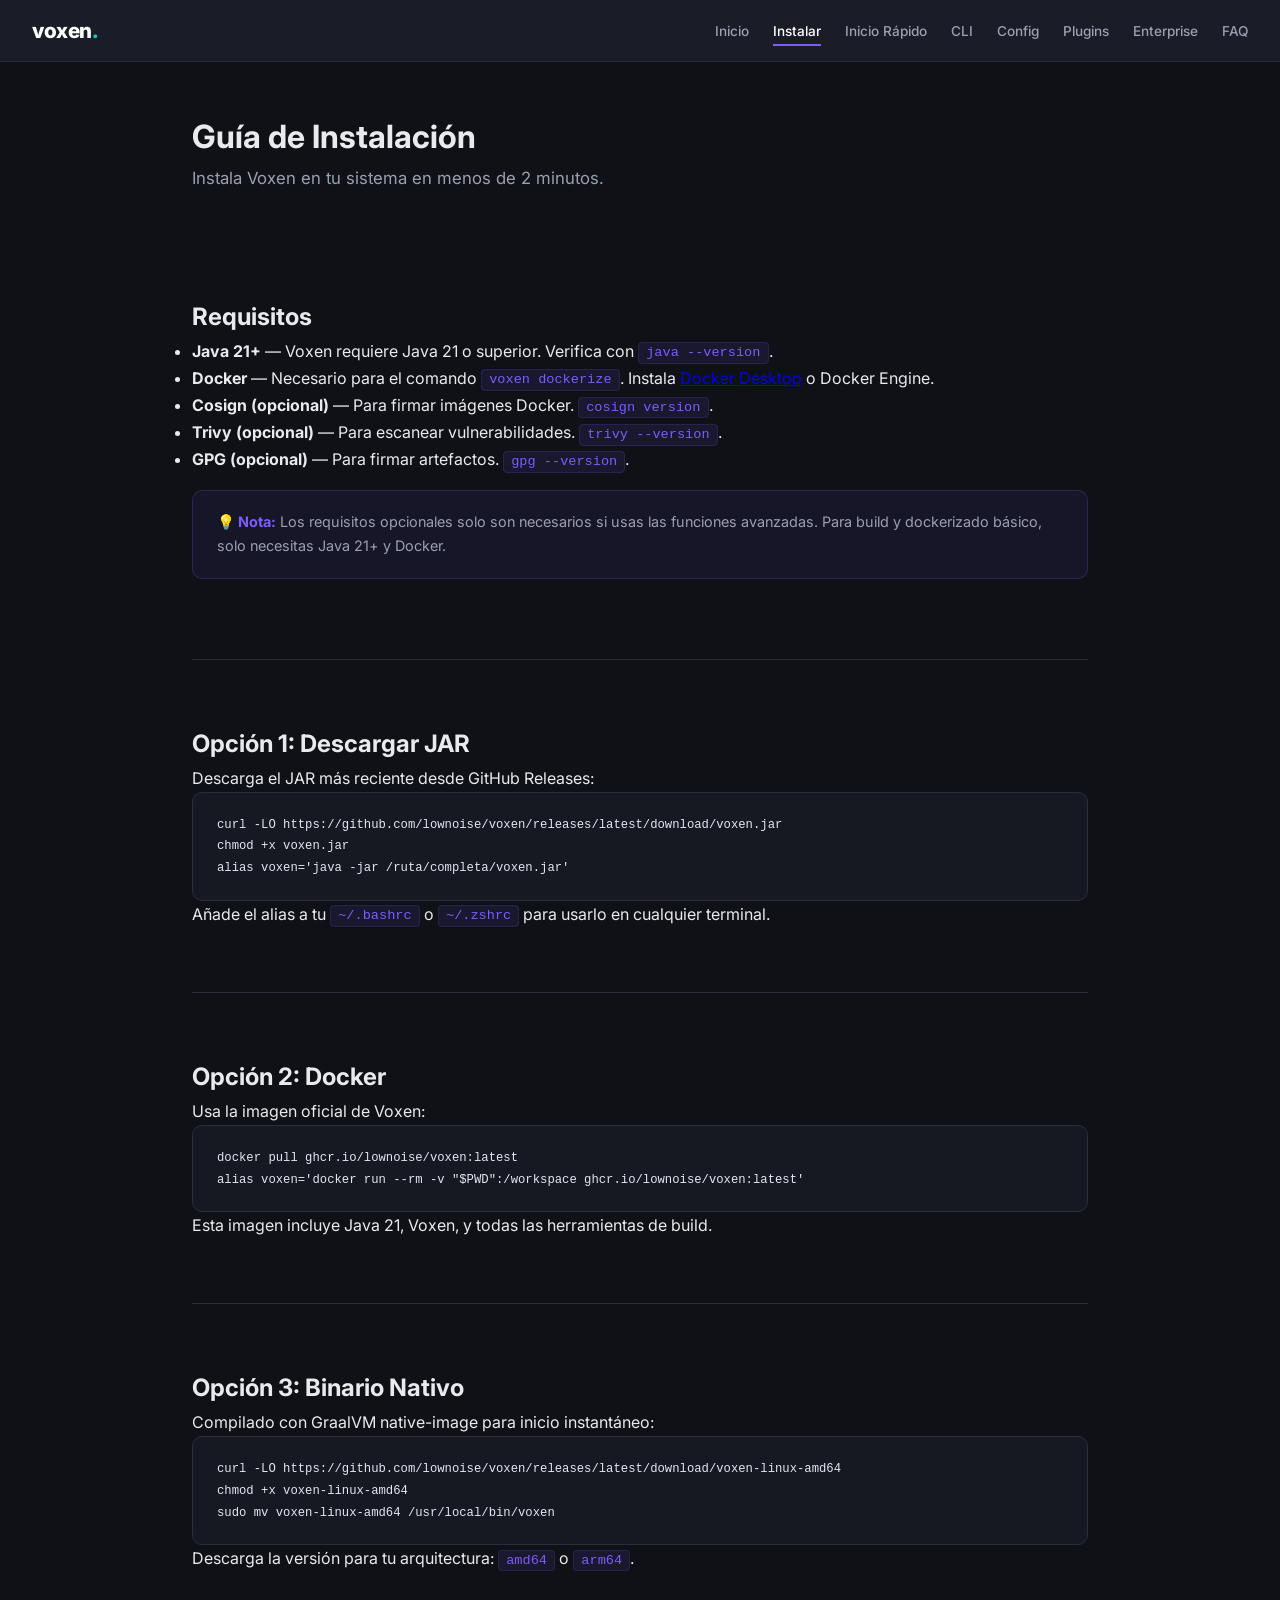
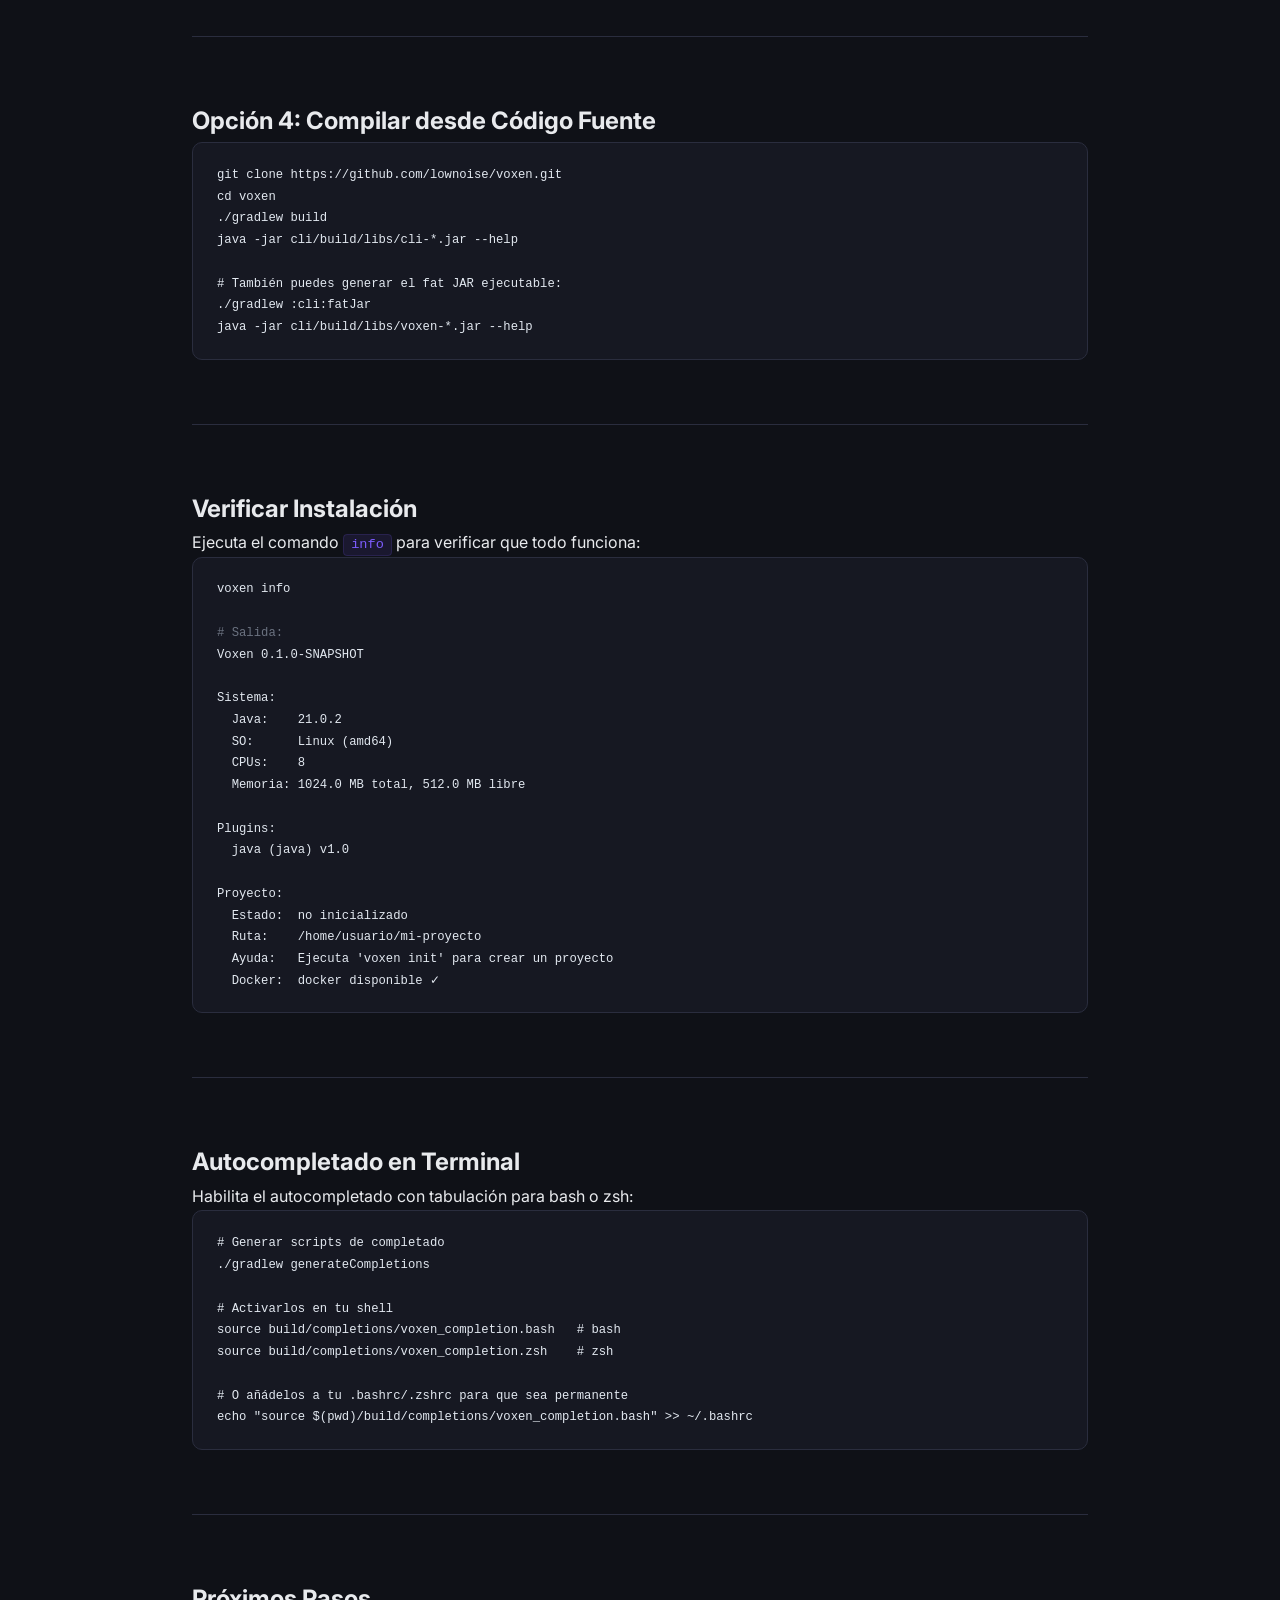
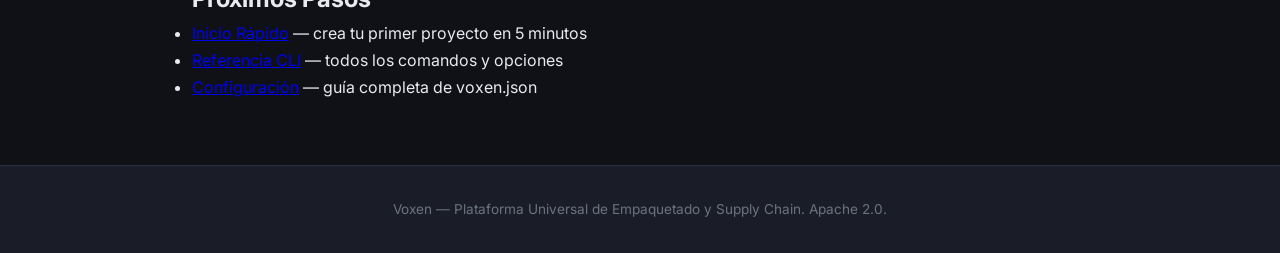
<file: docs/install.html>
<!DOCTYPE html>
<html lang="es">
<head>
<meta charset="UTF-8">
<meta name="viewport" content="width=device-width, initial-scale=1.0">
<title>Instalación — Voxen</title>
<link rel="stylesheet" href="css/style.css">
<link href="https://fonts.googleapis.com/css2?family=Inter:wght@400;500;600;700;800&display=swap" rel="stylesheet">
</head>
<body>

<nav>
  <a href="index.html" class="logo">voxen<span>.</span></a>
  <ul class="nav-links">
    <li><a href="index.html">Inicio</a></li>
    <li><a href="install.html" class="active">Instalar</a></li>
    <li><a href="quickstart.html">Inicio Rápido</a></li>
    <li><a href="cli.html">CLI</a></li>
    <li><a href="configuration.html">Config</a></li>
    <li><a href="plugins.html">Plugins</a></li>
    <li><a href="enterprise.html">Enterprise</a></li>
    <li><a href="faq.html">FAQ</a></li>
  </ul>
</nav>

<div class="container" style="padding-top: 3rem;">

<h1>Guía de Instalación</h1>
<p class="section-subtitle">Instala Voxen en tu sistema en menos de 2 minutos.</p>

<section>
  <h2>Requisitos</h2>
  <ul>
    <li><strong>Java 21+</strong> — Voxen requiere Java 21 o superior. Verifica con <code>java --version</code>.</li>
    <li><strong>Docker</strong> — Necesario para el comando <code>voxen dockerize</code>. Instala <a href="https://docs.docker.com/get-docker/" target="_blank">Docker Desktop</a> o Docker Engine.</li>
    <li><strong>Cosign (opcional)</strong> — Para firmar imágenes Docker. <code>cosign version</code>.</li>
    <li><strong>Trivy (opcional)</strong> — Para escanear vulnerabilidades. <code>trivy --version</code>.</li>
    <li><strong>GPG (opcional)</strong> — Para firmar artefactos. <code>gpg --version</code>.</li>
  </ul>

  <div class="callout">
    <strong>💡 Nota:</strong> Los requisitos opcionales solo son necesarios si usas las funciones avanzadas. Para build y dockerizado básico, solo necesitas Java 21+ y Docker.
  </div>
</section>

<section>
  <h2>Opción 1: Descargar JAR</h2>
  <p>Descarga el JAR más reciente desde GitHub Releases:</p>
  <pre><code>curl -LO https://github.com/lownoise/voxen/releases/latest/download/voxen.jar
chmod +x voxen.jar
alias voxen='java -jar /ruta/completa/voxen.jar'</code></pre>
  <p>Añade el alias a tu <code>~/.bashrc</code> o <code>~/.zshrc</code> para usarlo en cualquier terminal.</p>
</section>

<section>
  <h2>Opción 2: Docker</h2>
  <p>Usa la imagen oficial de Voxen:</p>
  <pre><code>docker pull ghcr.io/lownoise/voxen:latest
alias voxen='docker run --rm -v "$PWD":/workspace ghcr.io/lownoise/voxen:latest'</code></pre>
  <p>Esta imagen incluye Java 21, Voxen, y todas las herramientas de build.</p>
</section>

<section>
  <h2>Opción 3: Binario Nativo</h2>
  <p>Compilado con GraalVM native-image para inicio instantáneo:</p>
  <pre><code>curl -LO https://github.com/lownoise/voxen/releases/latest/download/voxen-linux-amd64
chmod +x voxen-linux-amd64
sudo mv voxen-linux-amd64 /usr/local/bin/voxen</code></pre>
  <p>Descarga la versión para tu arquitectura: <code>amd64</code> o <code>arm64</code>.</p>
</section>

<section>
  <h2>Opción 4: Compilar desde Código Fuente</h2>
  <pre><code>git clone https://github.com/lownoise/voxen.git
cd voxen
./gradlew build
java -jar cli/build/libs/cli-*.jar --help

# También puedes generar el fat JAR ejecutable:
./gradlew :cli:fatJar
java -jar cli/build/libs/voxen-*.jar --help</code></pre>
</section>

<section>
  <h2>Verificar Instalación</h2>
  <p>Ejecuta el comando <code>info</code> para verificar que todo funciona:</p>
  <pre><code>voxen info

<span style="color: #6b7280;"># Salida:</span>
Voxen 0.1.0-SNAPSHOT

Sistema:
  Java:    21.0.2
  SO:      Linux (amd64)
  CPUs:    8
  Memoria: 1024.0 MB total, 512.0 MB libre

Plugins:
  java (java) v1.0

Proyecto:
  Estado:  no inicializado
  Ruta:    /home/usuario/mi-proyecto
  Ayuda:   Ejecuta 'voxen init' para crear un proyecto
  Docker:  docker disponible ✓</code></pre>
</section>

<section>
  <h2>Autocompletado en Terminal</h2>
  <p>Habilita el autocompletado con tabulación para bash o zsh:</p>
  <pre><code># Generar scripts de completado
./gradlew generateCompletions

# Activarlos en tu shell
source build/completions/voxen_completion.bash   # bash
source build/completions/voxen_completion.zsh    # zsh

# O añádelos a tu .bashrc/.zshrc para que sea permanente
echo "source $(pwd)/build/completions/voxen_completion.bash" >> ~/.bashrc</code></pre>
</section>

<section>
  <h2>Próximos Pasos</h2>
  <ul>
    <li><a href="quickstart.html">Inicio Rápido</a> — crea tu primer proyecto en 5 minutos</li>
    <li><a href="cli.html">Referencia CLI</a> — todos los comandos y opciones</li>
    <li><a href="configuration.html">Configuración</a> — guía completa de voxen.json</li>
  </ul>
</section>

</div>

<footer>
  <p>Voxen — Plataforma Universal de Empaquetado y Supply Chain. Apache 2.0.</p>
</footer>

</body>
</html>
</file>
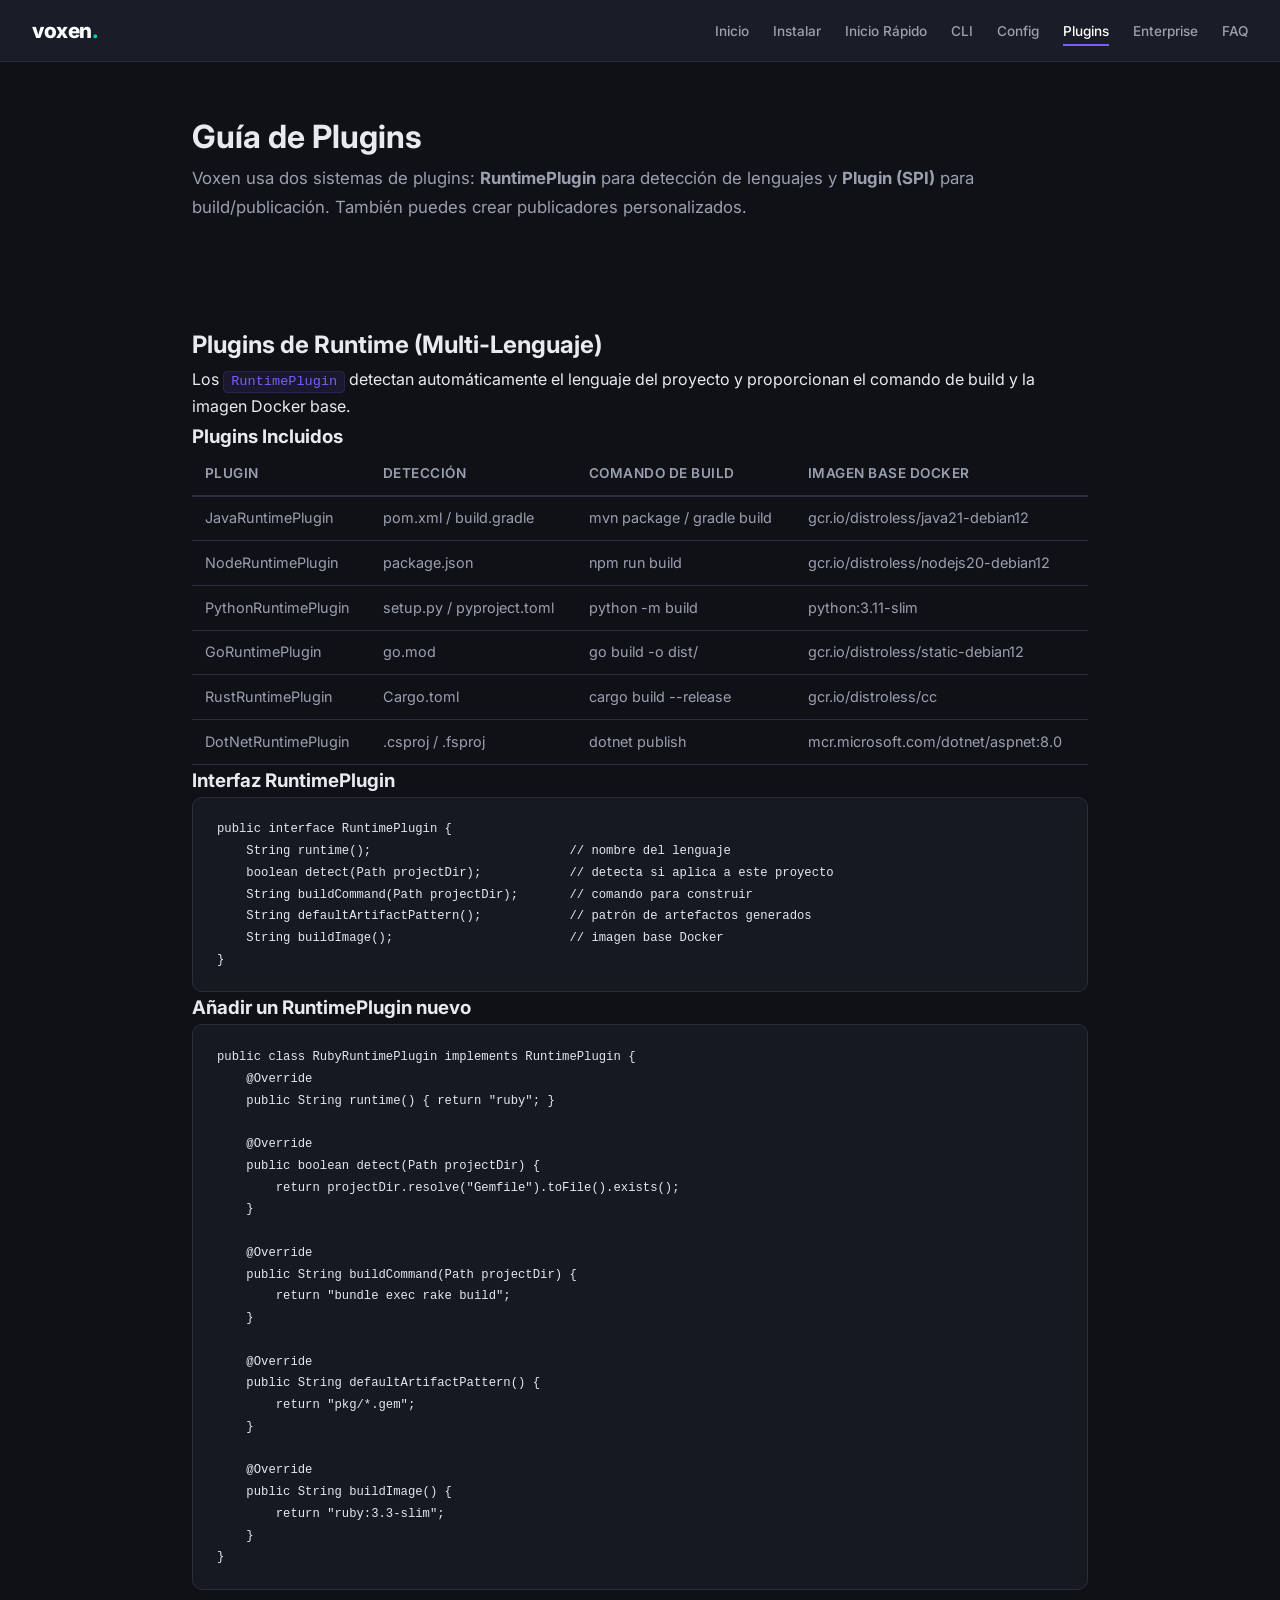
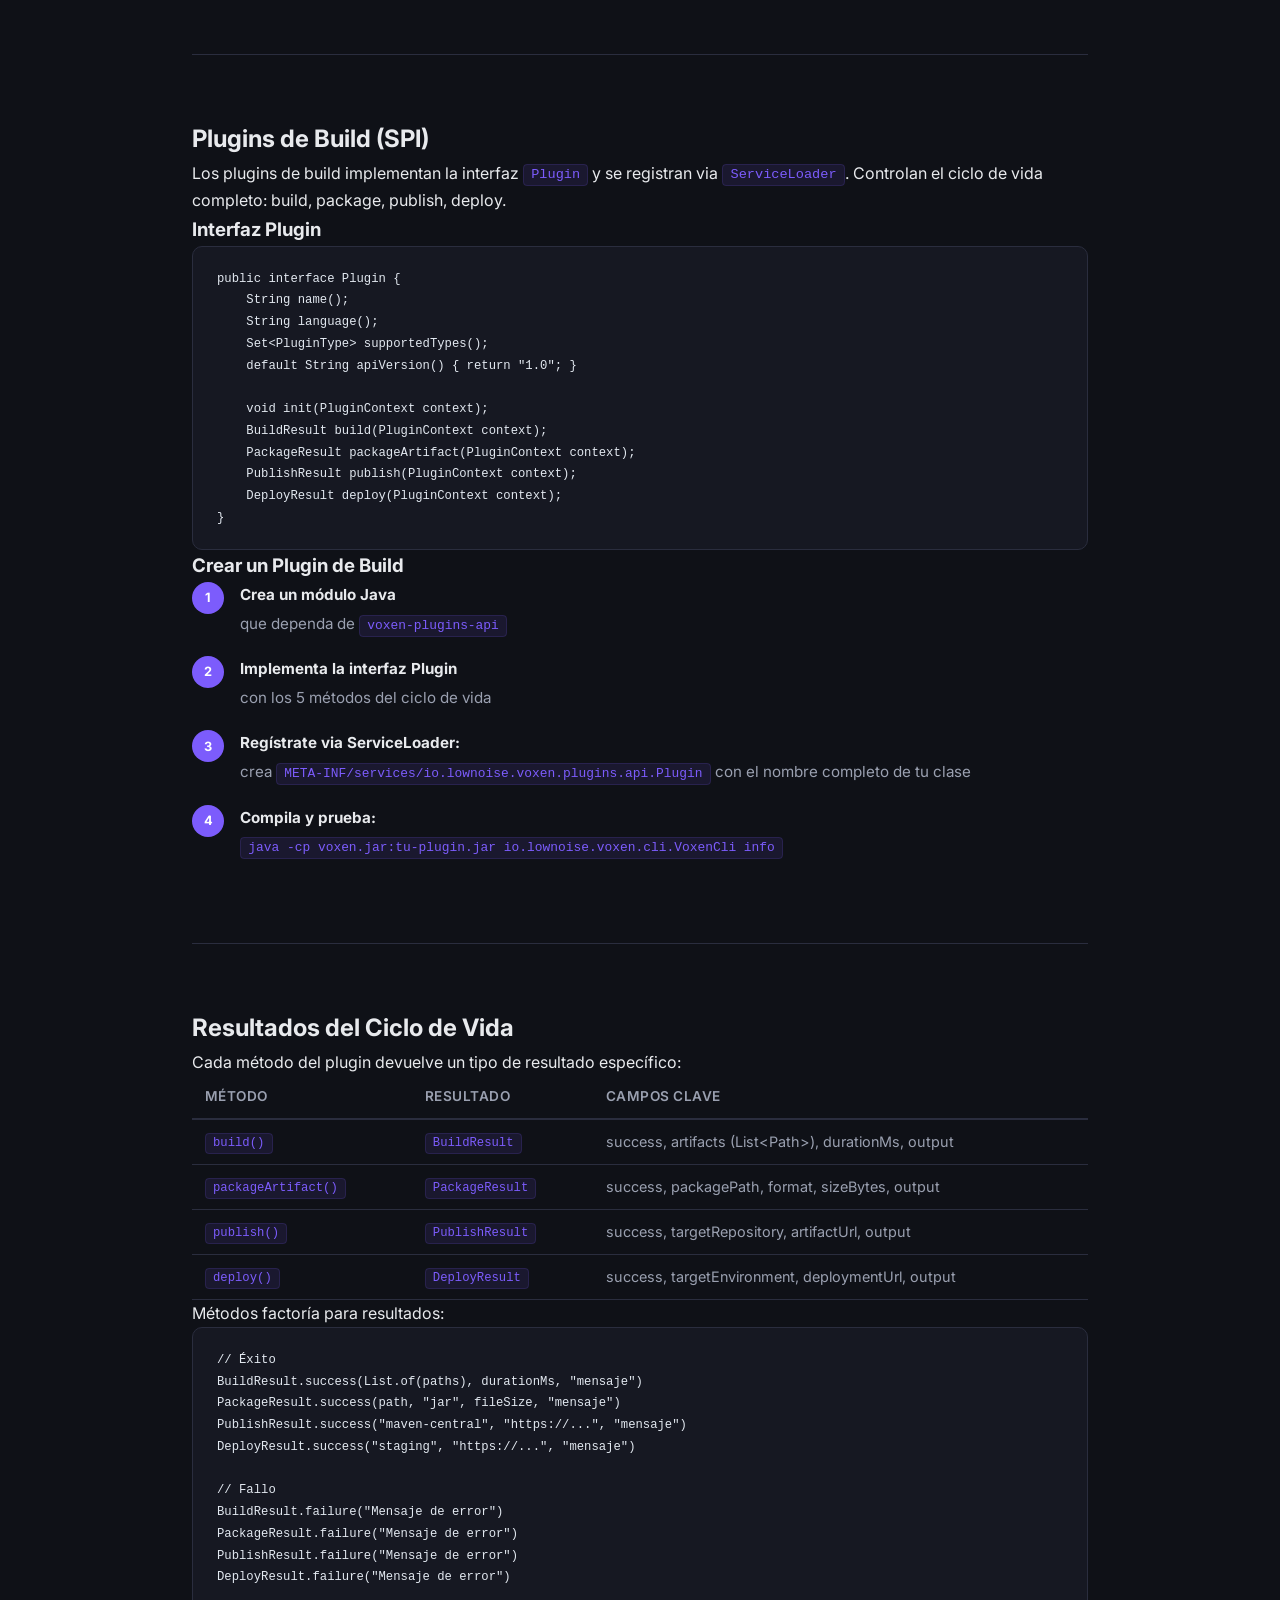
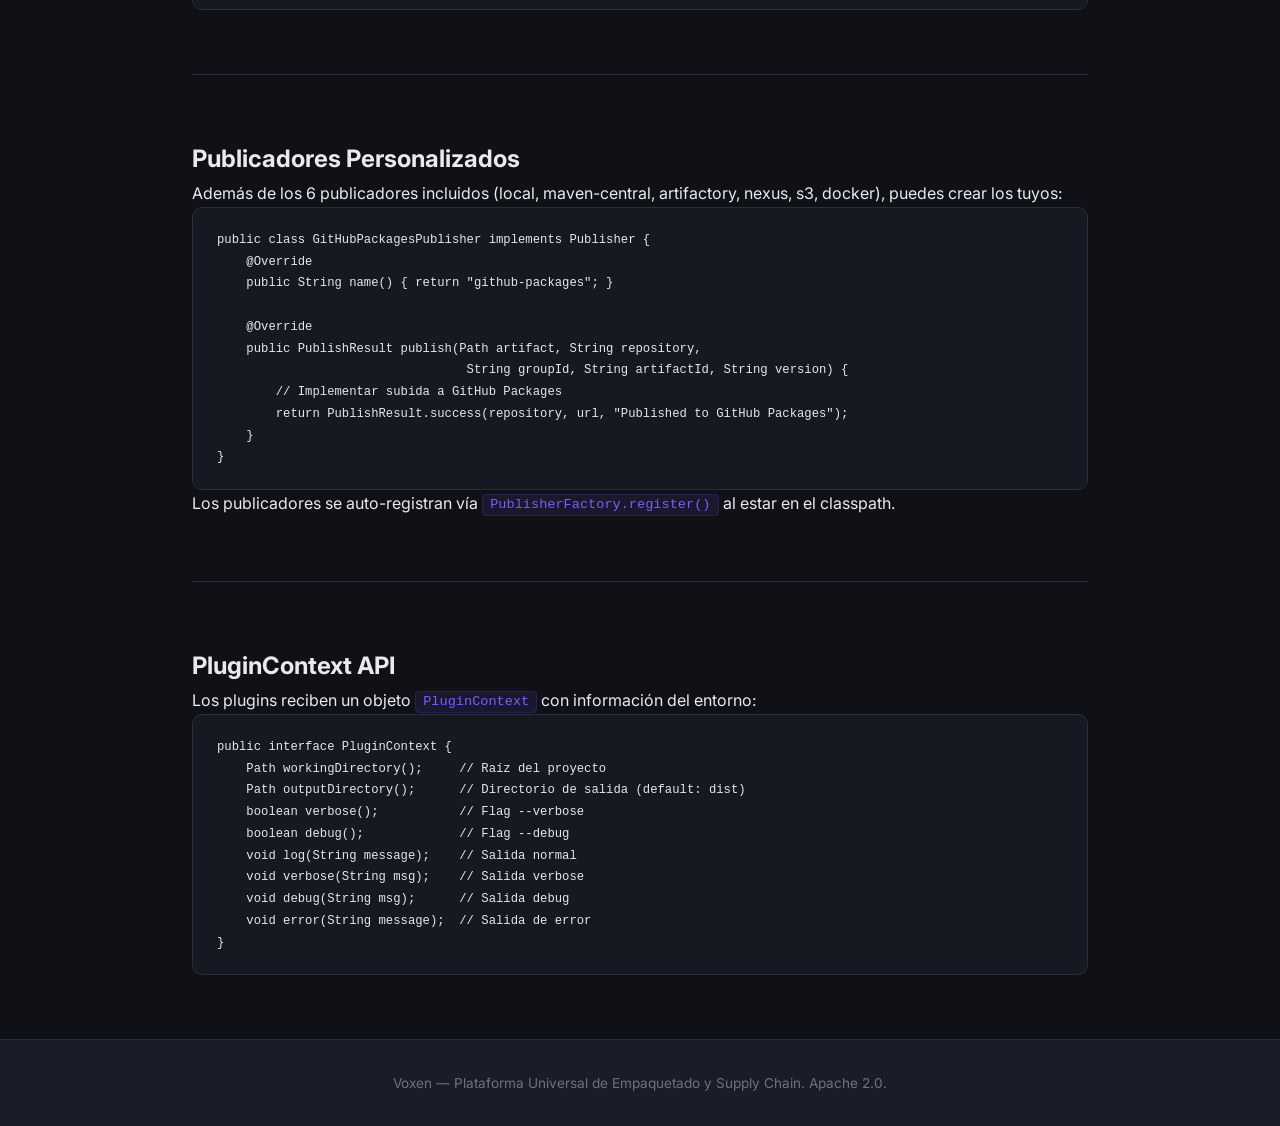
<file: docs/plugins.html>
<!DOCTYPE html>
<html lang="es">
<head>
<meta charset="UTF-8">
<meta name="viewport" content="width=device-width, initial-scale=1.0">
<title>Plugins — Voxen</title>
<link rel="stylesheet" href="css/style.css">
<link href="https://fonts.googleapis.com/css2?family=Inter:wght@400;500;600;700;800&display=swap" rel="stylesheet">
</head>
<body>

<nav>
  <a href="index.html" class="logo">voxen<span>.</span></a>
  <ul class="nav-links">
    <li><a href="index.html">Inicio</a></li>
    <li><a href="install.html">Instalar</a></li>
    <li><a href="quickstart.html">Inicio Rápido</a></li>
    <li><a href="cli.html">CLI</a></li>
    <li><a href="configuration.html">Config</a></li>
    <li><a href="plugins.html" class="active">Plugins</a></li>
    <li><a href="enterprise.html">Enterprise</a></li>
    <li><a href="faq.html">FAQ</a></li>
  </ul>
</nav>

<div class="container" style="padding-top: 3rem;">

<h1>Guía de Plugins</h1>
<p class="section-subtitle">Voxen usa dos sistemas de plugins: <strong>RuntimePlugin</strong> para detección de lenguajes y <strong>Plugin (SPI)</strong> para build/publicación. También puedes crear publicadores personalizados.</p>

<section>
  <h2>Plugins de Runtime (Multi-Lenguaje)</h2>
  <p>Los <code>RuntimePlugin</code> detectan automáticamente el lenguaje del proyecto y proporcionan el comando de build y la imagen Docker base.</p>

  <h3>Plugins Incluidos</h3>
  <table>
    <tr><th>Plugin</th><th>Detección</th><th>Comando de Build</th><th>Imagen Base Docker</th></tr>
    <tr><td>JavaRuntimePlugin</td><td>pom.xml / build.gradle</td><td>mvn package / gradle build</td><td>gcr.io/distroless/java21-debian12</td></tr>
    <tr><td>NodeRuntimePlugin</td><td>package.json</td><td>npm run build</td><td>gcr.io/distroless/nodejs20-debian12</td></tr>
    <tr><td>PythonRuntimePlugin</td><td>setup.py / pyproject.toml</td><td>python -m build</td><td>python:3.11-slim</td></tr>
    <tr><td>GoRuntimePlugin</td><td>go.mod</td><td>go build -o dist/</td><td>gcr.io/distroless/static-debian12</td></tr>
    <tr><td>RustRuntimePlugin</td><td>Cargo.toml</td><td>cargo build --release</td><td>gcr.io/distroless/cc</td></tr>
    <tr><td>DotNetRuntimePlugin</td><td>.csproj / .fsproj</td><td>dotnet publish</td><td>mcr.microsoft.com/dotnet/aspnet:8.0</td></tr>
  </table>

  <h3>Interfaz RuntimePlugin</h3>
  <pre><code>public interface RuntimePlugin {
    String runtime();                           // nombre del lenguaje
    boolean detect(Path projectDir);            // detecta si aplica a este proyecto
    String buildCommand(Path projectDir);       // comando para construir
    String defaultArtifactPattern();            // patrón de artefactos generados
    String buildImage();                        // imagen base Docker
}</code></pre>

  <h3>Añadir un RuntimePlugin nuevo</h3>
  <pre><code>public class RubyRuntimePlugin implements RuntimePlugin {
    @Override
    public String runtime() { return "ruby"; }

    @Override
    public boolean detect(Path projectDir) {
        return projectDir.resolve("Gemfile").toFile().exists();
    }

    @Override
    public String buildCommand(Path projectDir) {
        return "bundle exec rake build";
    }

    @Override
    public String defaultArtifactPattern() {
        return "pkg/*.gem";
    }

    @Override
    public String buildImage() {
        return "ruby:3.3-slim";
    }
}</code></pre>
</section>

<section>
  <h2>Plugins de Build (SPI)</h2>
  <p>Los plugins de build implementan la interfaz <code>Plugin</code> y se registran via <code>ServiceLoader</code>. Controlan el ciclo de vida completo: build, package, publish, deploy.</p>

  <h3>Interfaz Plugin</h3>
  <pre><code>public interface Plugin {
    String name();
    String language();
    Set&lt;PluginType&gt; supportedTypes();
    default String apiVersion() { return "1.0"; }

    void init(PluginContext context);
    BuildResult build(PluginContext context);
    PackageResult packageArtifact(PluginContext context);
    PublishResult publish(PluginContext context);
    DeployResult deploy(PluginContext context);
}</code></pre>

  <h3>Crear un Plugin de Build</h3>
  <ol class="steps">
    <li><strong>Crea un módulo Java</strong> que dependa de <code>voxen-plugins-api</code></li>
    <li><strong>Implementa la interfaz Plugin</strong> con los 5 métodos del ciclo de vida</li>
    <li><strong>Regístrate via ServiceLoader:</strong> crea <code>META-INF/services/io.lownoise.voxen.plugins.api.Plugin</code> con el nombre completo de tu clase</li>
    <li><strong>Compila y prueba:</strong> <code>java -cp voxen.jar:tu-plugin.jar io.lownoise.voxen.cli.VoxenCli info</code></li>
  </ol>
</section>

<section>
  <h2>Resultados del Ciclo de Vida</h2>
  <p>Cada método del plugin devuelve un tipo de resultado específico:</p>

  <table>
    <tr><th>Método</th><th>Resultado</th><th>Campos Clave</th></tr>
    <tr><td><code>build()</code></td><td><code>BuildResult</code></td><td>success, artifacts (List&lt;Path&gt;), durationMs, output</td></tr>
    <tr><td><code>packageArtifact()</code></td><td><code>PackageResult</code></td><td>success, packagePath, format, sizeBytes, output</td></tr>
    <tr><td><code>publish()</code></td><td><code>PublishResult</code></td><td>success, targetRepository, artifactUrl, output</td></tr>
    <tr><td><code>deploy()</code></td><td><code>DeployResult</code></td><td>success, targetEnvironment, deploymentUrl, output</td></tr>
  </table>

  <p>Métodos factoría para resultados:</p>
  <pre><code>// Éxito
BuildResult.success(List.of(paths), durationMs, "mensaje")
PackageResult.success(path, "jar", fileSize, "mensaje")
PublishResult.success("maven-central", "https://...", "mensaje")
DeployResult.success("staging", "https://...", "mensaje")

// Fallo
BuildResult.failure("Mensaje de error")
PackageResult.failure("Mensaje de error")
PublishResult.failure("Mensaje de error")
DeployResult.failure("Mensaje de error")</code></pre>
</section>

<section>
  <h2>Publicadores Personalizados</h2>
  <p>Además de los 6 publicadores incluidos (local, maven-central, artifactory, nexus, s3, docker), puedes crear los tuyos:</p>

  <pre><code>public class GitHubPackagesPublisher implements Publisher {
    @Override
    public String name() { return "github-packages"; }

    @Override
    public PublishResult publish(Path artifact, String repository,
                                  String groupId, String artifactId, String version) {
        // Implementar subida a GitHub Packages
        return PublishResult.success(repository, url, "Published to GitHub Packages");
    }
}</code></pre>
  <p>Los publicadores se auto-registran vía <code>PublisherFactory.register()</code> al estar en el classpath.</p>
</section>

<section>
  <h2>PluginContext API</h2>
  <p>Los plugins reciben un objeto <code>PluginContext</code> con información del entorno:</p>

  <pre><code>public interface PluginContext {
    Path workingDirectory();     // Raíz del proyecto
    Path outputDirectory();      // Directorio de salida (default: dist)
    boolean verbose();           // Flag --verbose
    boolean debug();             // Flag --debug
    void log(String message);    // Salida normal
    void verbose(String msg);    // Salida verbose
    void debug(String msg);      // Salida debug
    void error(String message);  // Salida de error
}</code></pre>
</section>

</div>

<footer>
  <p>Voxen — Plataforma Universal de Empaquetado y Supply Chain. Apache 2.0.</p>
</footer>

</body>
</html>
</file>
<file: docs/css/style.css>
:root {
  --bg-primary: #0f1117;
  --bg-secondary: #1a1d27;
  --bg-card: #1e2130;
  --bg-hover: #252839;
  --text-primary: #e8eaed;
  --text-secondary: #9aa0b0;
  --text-muted: #6b7280;
  --accent: #7c5cfc;
  --accent-hover: #6a48e0;
  --accent-secondary: #00cec9;
  --accent-gradient: linear-gradient(135deg, #7c5cfc 0%, #a29bfe 100%);
  --border: #2a2d3e;
  --border-light: #353850;
  --code-bg: #161822;
  --success: #00b894;
  --warning: #fdcb6e;
  --error: #e17055;
  --font: 'Inter', -apple-system, BlinkMacSystemFont, 'Segoe UI', sans-serif;
  --font-mono: 'JetBrains Mono', 'Fira Code', 'Cascadia Code', monospace;
  --radius: 10px;
  --radius-sm: 6px;
  --radius-lg: 16px;
  --shadow: 0 4px 20px rgba(0,0,0,0.3);
  --shadow-lg: 0 8px 40px rgba(0,0,0,0.4);
}

* { margin: 0; padding: 0; box-sizing: border-box; }

body {
  font-family: var(--font);
  color: var(--text-primary);
  line-height: 1.7;
  background: var(--bg-primary);
  min-height: 100vh;
}

::selection { background: var(--accent); color: #fff; }

/* Navigation */
nav {
  background: var(--bg-secondary);
  border-bottom: 1px solid var(--border);
  padding: 0.8rem 2rem;
  position: sticky;
  top: 0;
  z-index: 100;
  display: flex;
  align-items: center;
  justify-content: space-between;
  backdrop-filter: blur(12px);
}

nav .logo { font-size: 1.3rem; font-weight: 800; color: #fff; text-decoration: none; letter-spacing: -0.5px; }
nav .logo span { color: var(--accent-secondary); }

nav .nav-links { display: flex; gap: 1.5rem; list-style: none; }
nav .nav-links a { color: var(--text-secondary); text-decoration: none; font-size: 0.85rem; font-weight: 500; transition: color 0.2s; padding: 0.3rem 0; }
nav .nav-links a:hover, nav .nav-links a.active { color: #fff; }
nav .nav-links a.active { border-bottom: 2px solid var(--accent); }

/* Hero */
.hero {
  background: var(--bg-secondary);
  background-image: radial-gradient(ellipse at 50% 0%, rgba(124,92,252,0.08) 0%, transparent 60%);
  color: #fff;
  padding: 5rem 2rem;
  text-align: center;
  border-bottom: 1px solid var(--border);
}

.hero h1 { font-size: 3.2rem; font-weight: 800; margin-bottom: 1rem; letter-spacing: -1px; line-height: 1.2; }
.hero h1 .highlight { background: var(--accent-gradient); -webkit-background-clip: text; -webkit-text-fill-color: transparent; background-clip: text; }
.hero p { font-size: 1.15rem; color: var(--text-secondary); max-width: 600px; margin: 0 auto 2rem; line-height: 1.6; }

.hero .buttons { display: flex; gap: 1rem; justify-content: center; flex-wrap: wrap; }

.hero .btn {
  display: inline-flex;
  align-items: center;
  gap: 0.5rem;
  padding: 0.8rem 2rem;
  border-radius: var(--radius);
  text-decoration: none;
  font-weight: 600;
  font-size: 0.95rem;
  transition: all 0.25s;
  border: none;
  cursor: pointer;
}

.hero .btn-primary { background: var(--accent); color: #fff; }
.hero .btn-primary:hover { background: var(--accent-hover); transform: translateY(-2px); box-shadow: 0 8px 25px rgba(124,92,252,0.3); }

.hero .btn-secondary { background: transparent; color: var(--text-primary); border: 1px solid var(--border-light); }
.hero .btn-secondary:hover { background: var(--bg-hover); border-color: var(--accent); transform: translateY(-2px); }

/* Container */
.container { max-width: 960px; margin: 0 auto; padding: 0 2rem; }

/* Sections */
section { padding: 4rem 0; }
section:not(:last-child) { border-bottom: 1px solid var(--border); }

.section-title {
  font-size: 1.8rem;
  font-weight: 700;
  margin-bottom: 0.5rem;
  color: #fff;
  letter-spacing: -0.5px;
}

.section-subtitle {
  font-size: 1.05rem;
  color: var(--text-secondary);
  margin-bottom: 2.5rem;
}

.section-number {
  display: inline-flex;
  align-items: center;
  justify-content: center;
  width: 32px;
  height: 32px;
  background: var(--accent);
  color: #fff;
  border-radius: 50%;
  font-size: 0.85rem;
  font-weight: 700;
  margin-right: 0.8rem;
  flex-shrink: 0;
}

/* Feature grid */
.features { display: grid; grid-template-columns: repeat(auto-fill, minmax(280px, 1fr)); gap: 1.5rem; }

.feature-card {
  background: var(--bg-card);
  border: 1px solid var(--border);
  border-radius: var(--radius);
  padding: 1.8rem;
  transition: all 0.3s;
}

.feature-card:hover { border-color: var(--accent); box-shadow: var(--shadow); transform: translateY(-3px); }

.feature-card .icon {
  width: 44px; height: 44px;
  background: rgba(124,92,252,0.1);
  border: 1px solid rgba(124,92,252,0.2);
  border-radius: 10px;
  display: flex; align-items: center; justify-content: center;
  font-size: 1.3rem;
  margin-bottom: 1rem;
}

.feature-card h3 { font-size: 1.1rem; font-weight: 600; margin-bottom: 0.4rem; color: #fff; }
.feature-card p { font-size: 0.9rem; color: var(--text-secondary); line-height: 1.6; }

/* Code */
pre {
  background: var(--code-bg);
  color: #e2e8f0;
  padding: 1.3rem 1.5rem;
  border-radius: var(--radius);
  overflow-x: auto;
  font-size: 0.85rem;
  line-height: 1.6;
  border: 1px solid var(--border);
  font-family: var(--font-mono);
  tab-size: 2;
}

code { font-family: var(--font-mono); font-size: 0.9em; }

p code, li code, td code {
  background: rgba(124,92,252,0.1);
  color: var(--accent);
  padding: 0.15rem 0.45rem;
  border-radius: 4px;
  font-size: 0.85em;
  border: 1px solid rgba(124,92,252,0.15);
}

pre code { background: none; color: inherit; padding: 0; border: none; }

/* CLI commands grid */
.cli-grid { display: grid; gap: 1.2rem; }

.cli-item {
  background: var(--bg-card);
  border: 1px solid var(--border);
  border-radius: var(--radius);
  padding: 1.5rem;
  transition: border-color 0.2s;
}

.cli-item:hover { border-color: var(--border-light); }

.cli-item h3 { font-size: 1.05rem; font-weight: 600; margin-bottom: 0.4rem; color: #fff; }
.cli-item h3 .cmd { color: var(--accent); }
.cli-item .desc { color: var(--text-secondary); font-size: 0.9rem; margin-bottom: 0.8rem; }
.cli-item pre { margin-top: 0.8rem; }

/* Enterprise items */
.enterprise-items { display: grid; gap: 1.5rem; }
.enterprise-item {
  background: var(--bg-card);
  border: 1px solid var(--border);
  border-radius: var(--radius);
  padding: 1.8rem;
}

.enterprise-item h3 { font-size: 1.1rem; font-weight: 600; margin-bottom: 0.5rem; color: #fff; }
.enterprise-item h4 { font-size: 0.95rem; font-weight: 600; margin-top: 1.2rem; margin-bottom: 0.5rem; color: var(--text-primary); }
.enterprise-item ul, .enterprise-item ol { color: var(--text-secondary); font-size: 0.9rem; padding-left: 1.2rem; }
.enterprise-item li { margin-bottom: 0.3rem; }

.enterprise-item h3 .badge {
  display: inline-block;
  font-size: 0.65rem;
  font-weight: 700;
  padding: 0.15rem 0.5rem;
  border-radius: 20px;
  margin-left: 0.5rem;
  vertical-align: middle;
  letter-spacing: 0.3px;
}

.badge-new { background: var(--success); color: #fff; }
.badge-beta { background: var(--warning); color: #1a1d27; }

/* Tables */
table { width: 100%; border-collapse: collapse; font-size: 0.9rem; }
th { border-bottom: 2px solid var(--border); padding: 0.6rem 0.8rem; text-align: left; color: var(--text-secondary); font-weight: 600; font-size: 0.85rem; text-transform: uppercase; letter-spacing: 0.5px; }
td { padding: 0.6rem 0.8rem; border-bottom: 1px solid var(--border); color: var(--text-secondary); }

/* Footer */
footer {
  background: var(--bg-secondary);
  border-top: 1px solid var(--border);
  color: var(--text-muted);
  text-align: center;
  padding: 2rem;
  font-size: 0.85rem;
}

footer a { color: var(--accent-secondary); text-decoration: none; }
footer a:hover { text-decoration: underline; }

/* Responsive */
@media (max-width: 768px) {
  nav { flex-direction: column; gap: 0.8rem; padding: 0.8rem 1rem; }
  nav .nav-links { flex-wrap: wrap; justify-content: center; gap: 1rem; }
  .hero { padding: 3rem 1rem; }
  .hero h1 { font-size: 2rem; }
  .hero p { font-size: 1rem; }
  .features { grid-template-columns: 1fr; }
  .container { padding: 0 1.2rem; }
  section { padding: 3rem 0; }
}

/* Steps / How-to */
.steps { list-style: none; counter-reset: step; }
.steps li {
  counter-increment: step;
  margin-bottom: 1.2rem;
  padding-left: 3rem;
  position: relative;
  color: var(--text-secondary);
  font-size: 0.95rem;
}

.steps li::before {
  content: counter(step);
  position: absolute; left: 0; top: 0;
  width: 2rem; height: 2rem;
  background: var(--accent);
  color: #fff;
  border-radius: 50%;
  display: flex; align-items: center; justify-content: center;
  font-size: 0.8rem; font-weight: 700;
}

.steps li strong { display: block; color: var(--text-primary); margin-bottom: 0.2rem; }

/* Accordion FAQ */
.faq-item { border-bottom: 1px solid var(--border); padding: 1rem 0; }
.faq-item h4 {
  cursor: pointer;
  font-size: 0.95rem;
  font-weight: 600;
  color: var(--text-primary);
  display: flex;
  justify-content: space-between;
  align-items: center;
  user-select: none;
  padding: 0.3rem 0;
}
.faq-item h4::after { content: '+'; font-size: 1.2rem; color: var(--accent); font-weight: 400; transition: transform 0.2s; }
.faq-item h4.open::after { content: '−'; transform: rotate(180deg); }
.faq-item .faq-answer { display: none; margin-top: 0.6rem; color: var(--text-secondary); font-size: 0.9rem; line-height: 1.7; }
.faq-item .faq-answer.open { display: block; }
.faq-item .faq-answer a { color: var(--accent-secondary); }

/* Callout / Info boxes */
.callout {
  background: rgba(124,92,252,0.08);
  border: 1px solid rgba(124,92,252,0.2);
  border-radius: var(--radius);
  padding: 1.2rem 1.5rem;
  margin: 1rem 0;
  font-size: 0.9rem;
  color: var(--text-secondary);
}

.callout strong { color: var(--accent); }

.callout-success {
  background: rgba(0,184,148,0.08);
  border-color: rgba(0,184,148,0.2);
}
.callout-success strong { color: var(--success); }

.callout-warning {
  background: rgba(253,203,110,0.08);
  border-color: rgba(253,203,110,0.2);
}
.callout-warning strong { color: var(--warning); }

/* Tag / chip */
.tag {
  display: inline-block;
  font-size: 0.7rem;
  font-weight: 600;
  padding: 0.15rem 0.55rem;
  border-radius: 20px;
  letter-spacing: 0.3px;
  text-transform: uppercase;
}
.tag-new { background: rgba(0,184,148,0.15); color: var(--success); }
</file>
